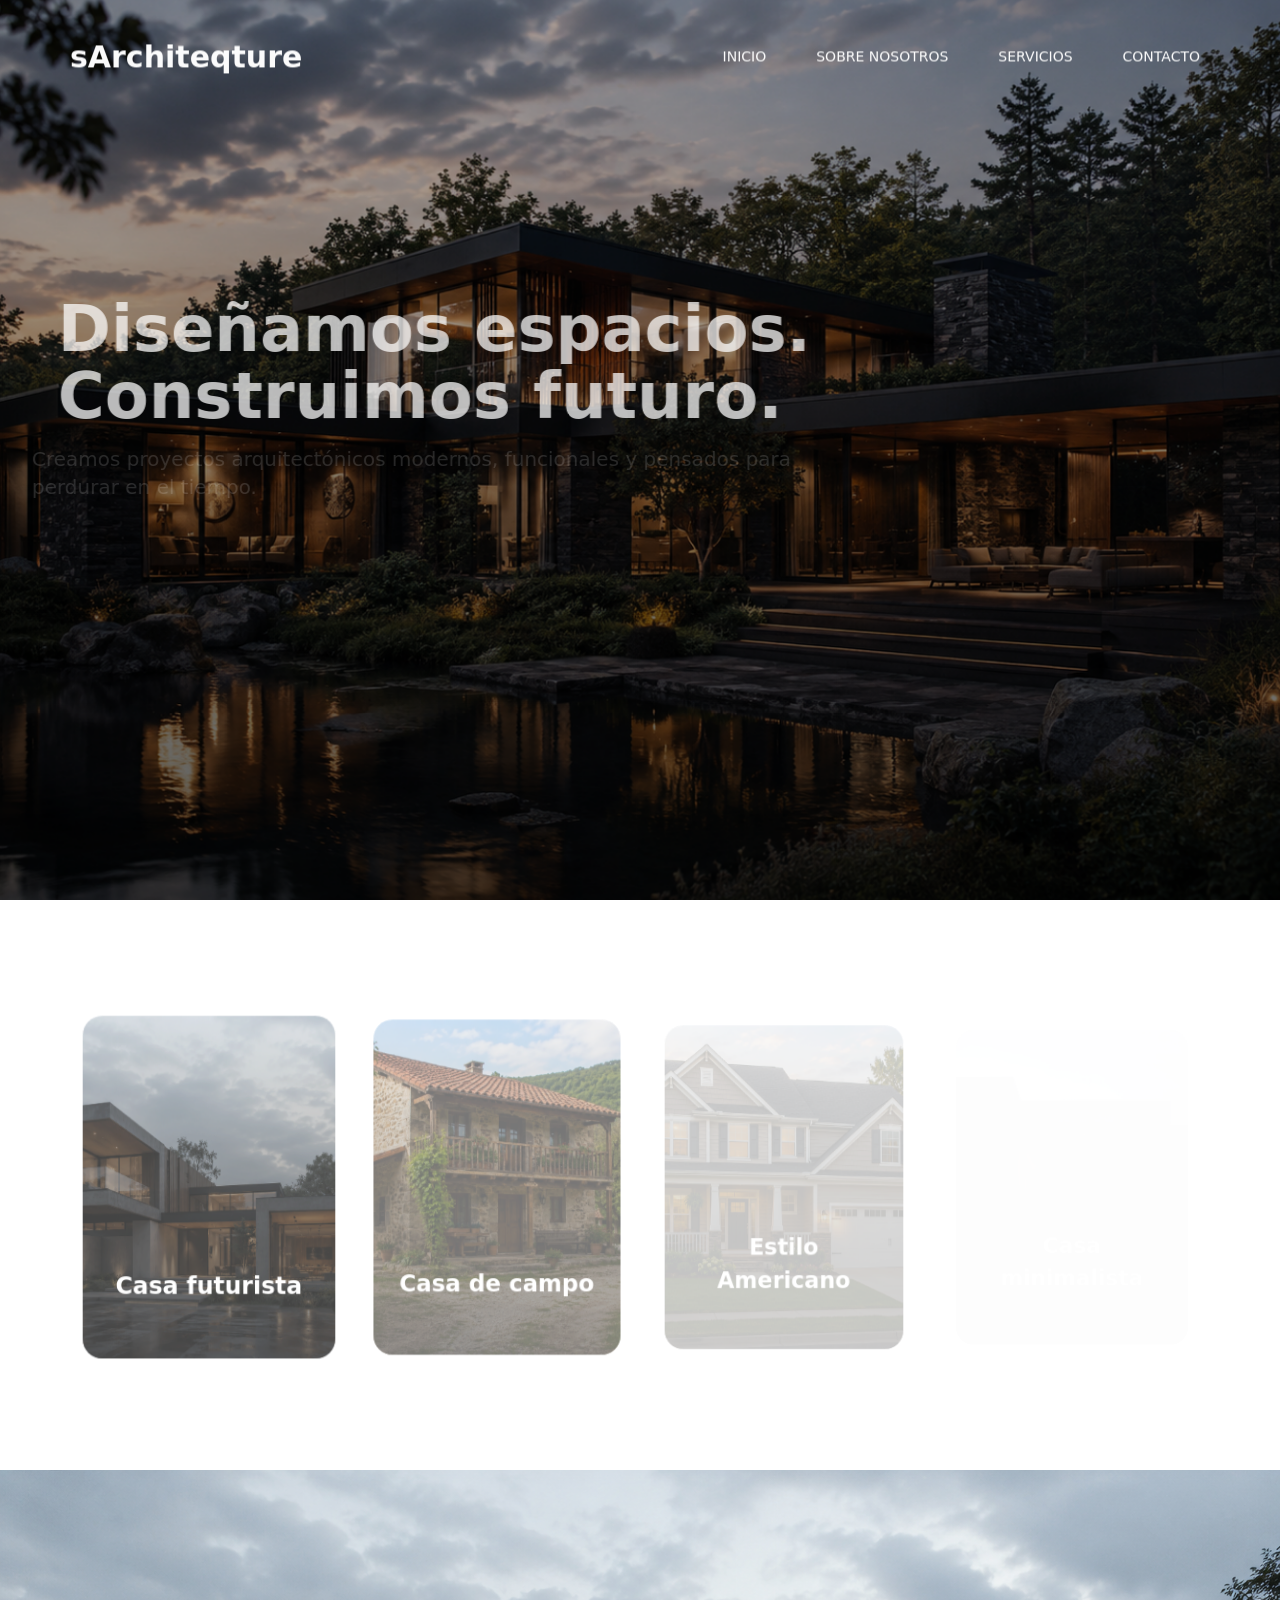
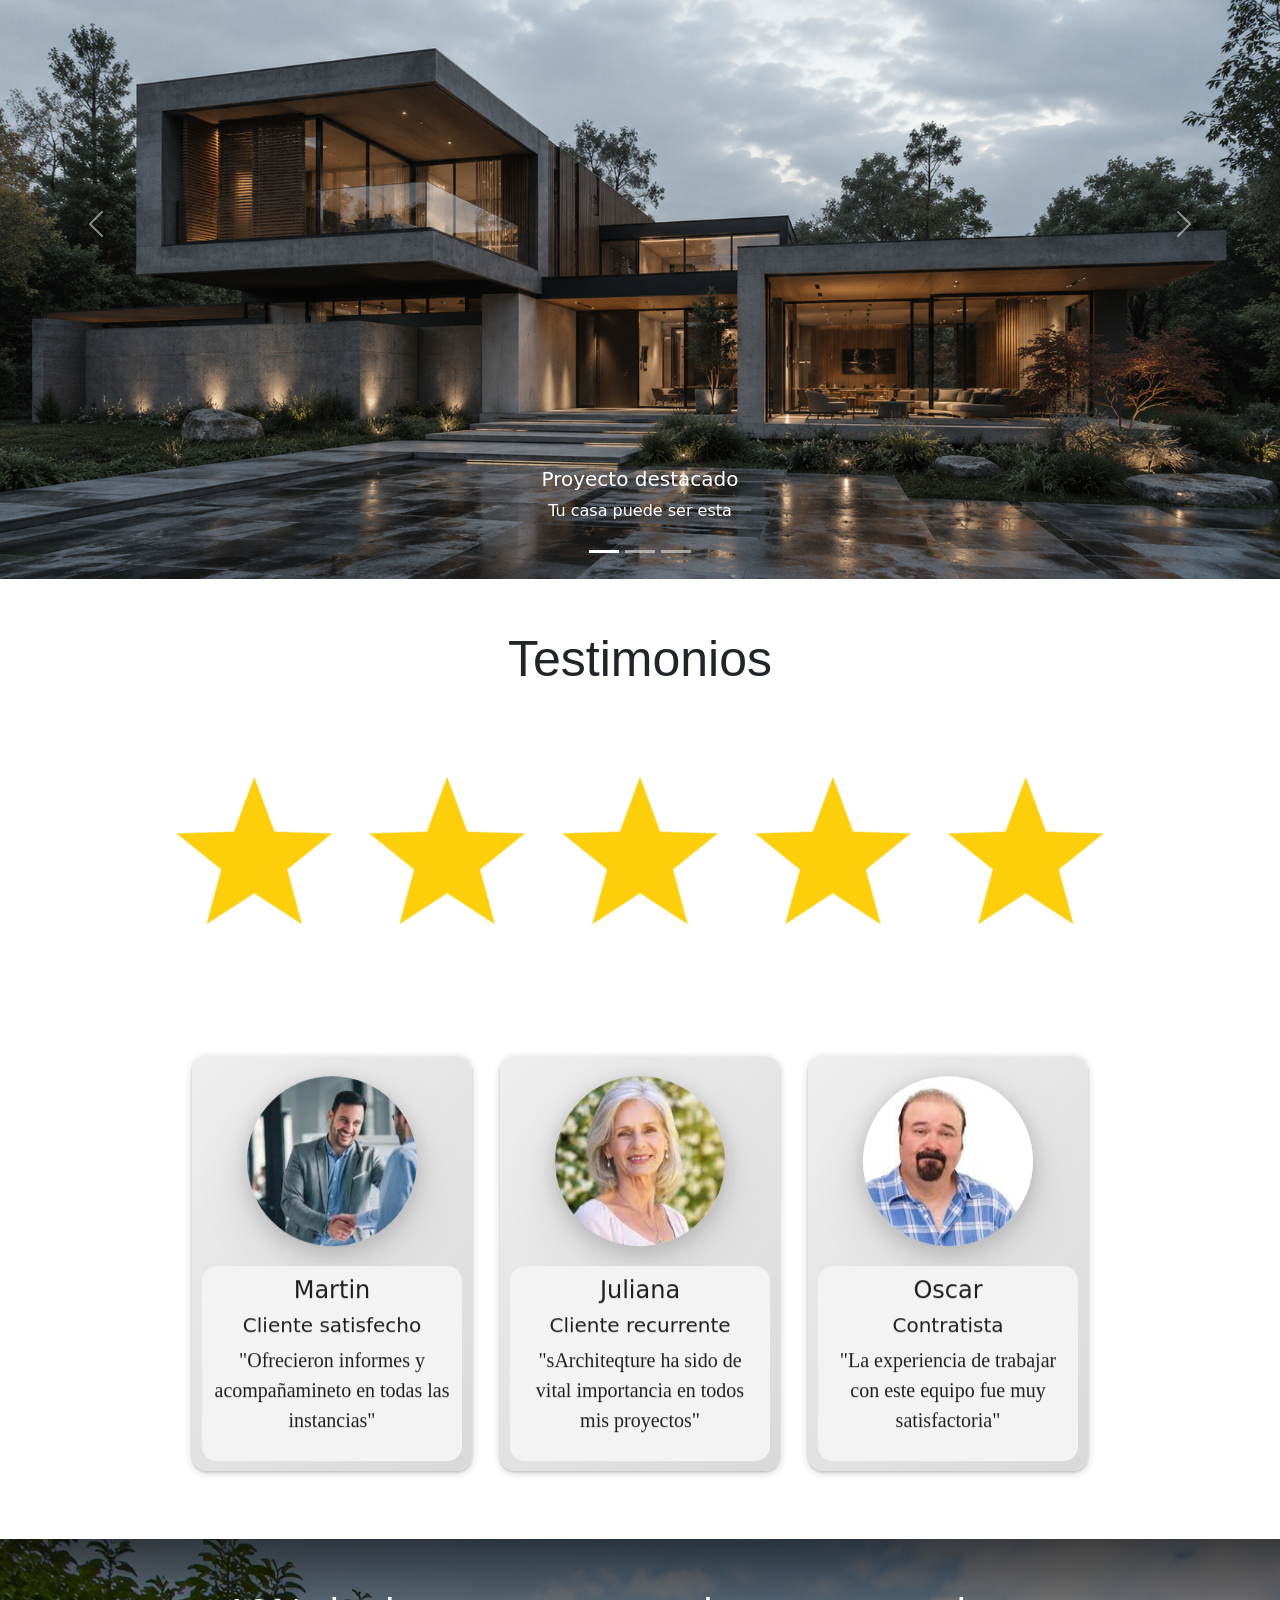
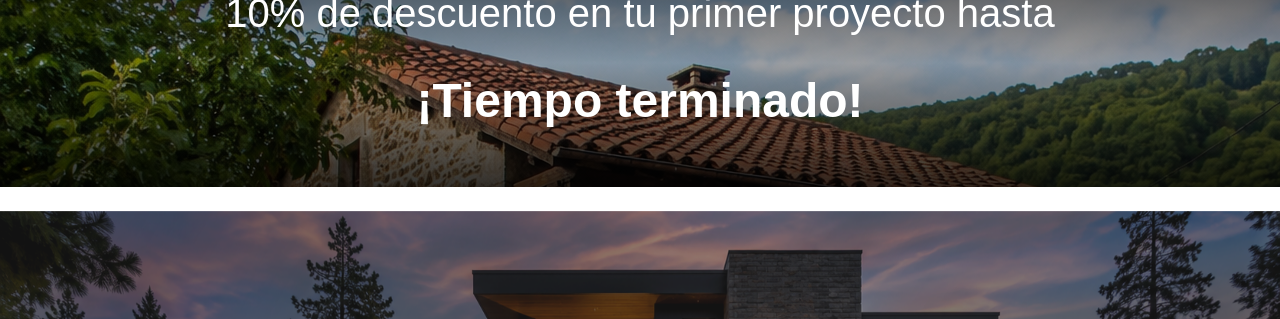
<file: index.html>
<!DOCTYPE html>
<html lang="es">

<head>
    <meta charset="UTF-8">
    <meta name="viewport" content="width=device-width, initial-scale=1.0">
    <title>sArchiteqture</title>
    <meta http-equiv="refresh" content="0; url=frontEnd/index.html">
    <link rel="canonical" href="frontEnd/index.html">
</head>

<body>
    <p><a href="frontEnd/index.html">Entrar al sitio</a></p>
</body>

</html>
</file>
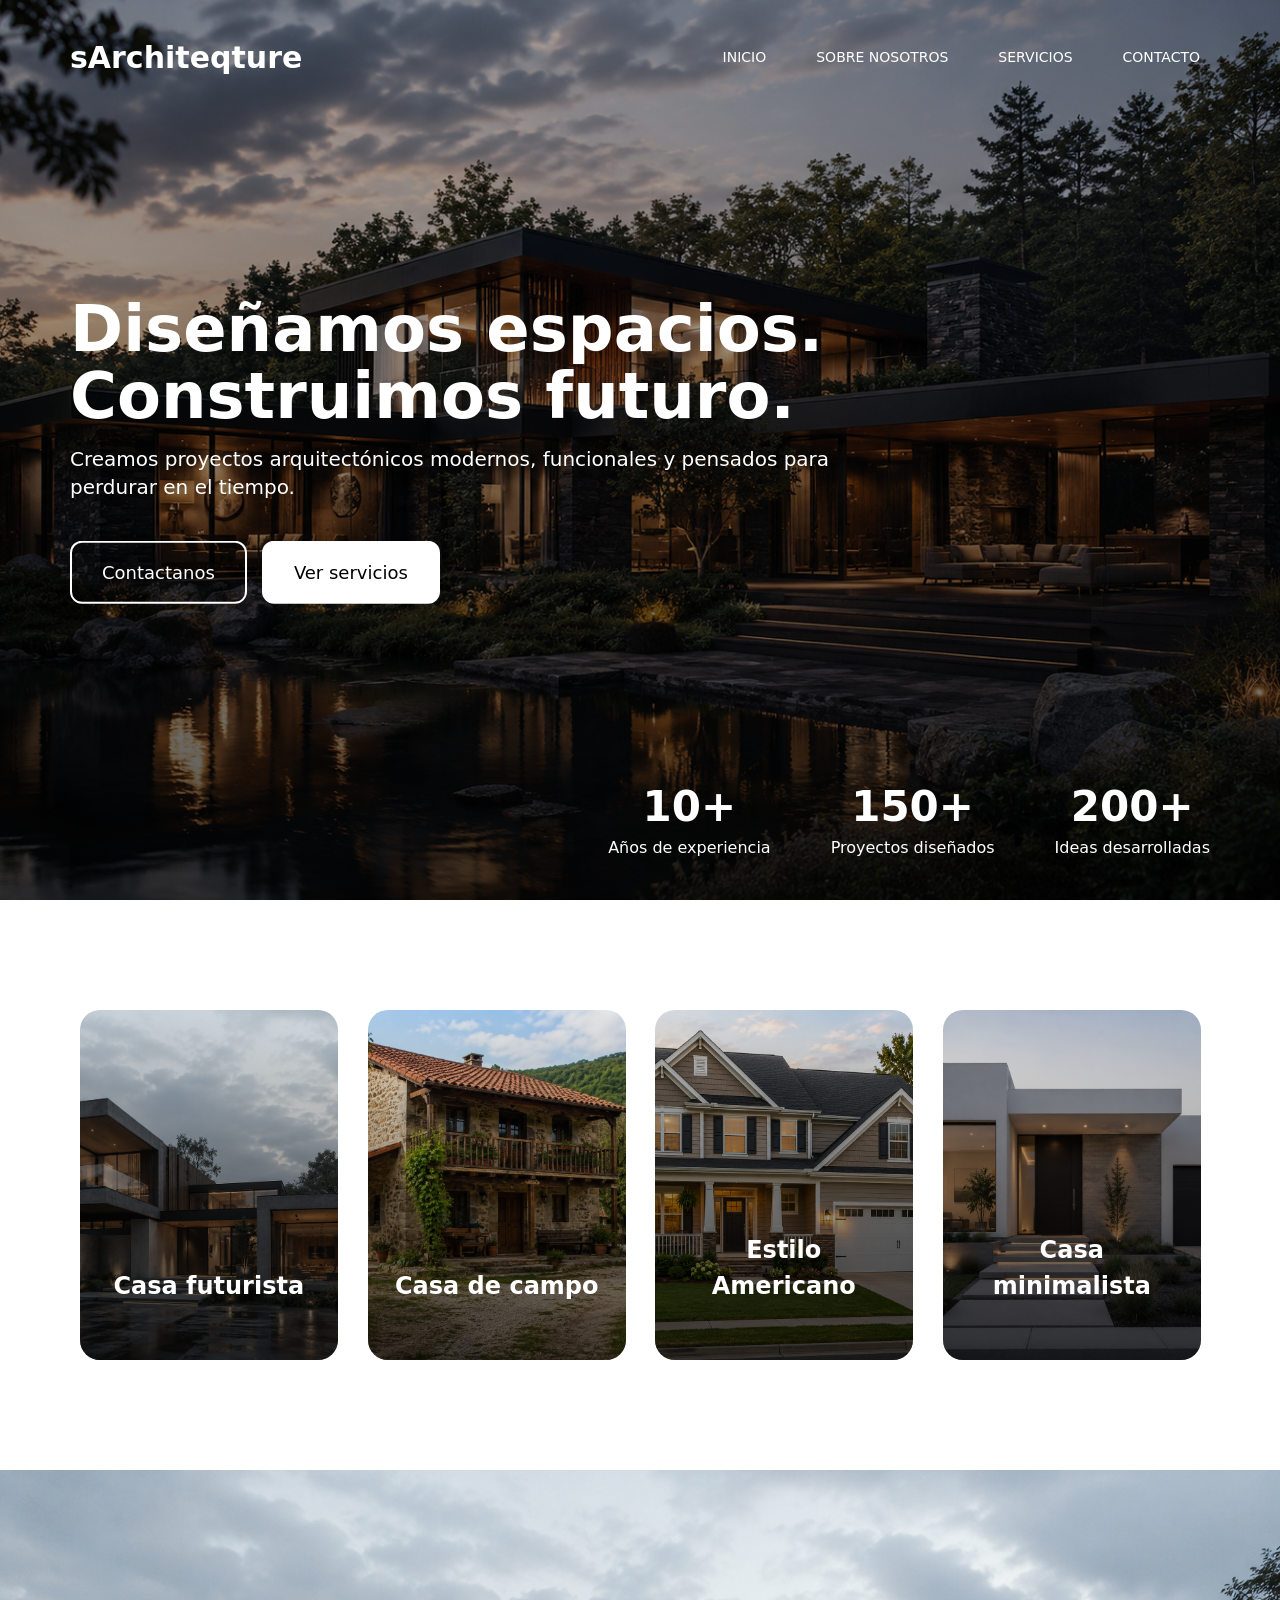
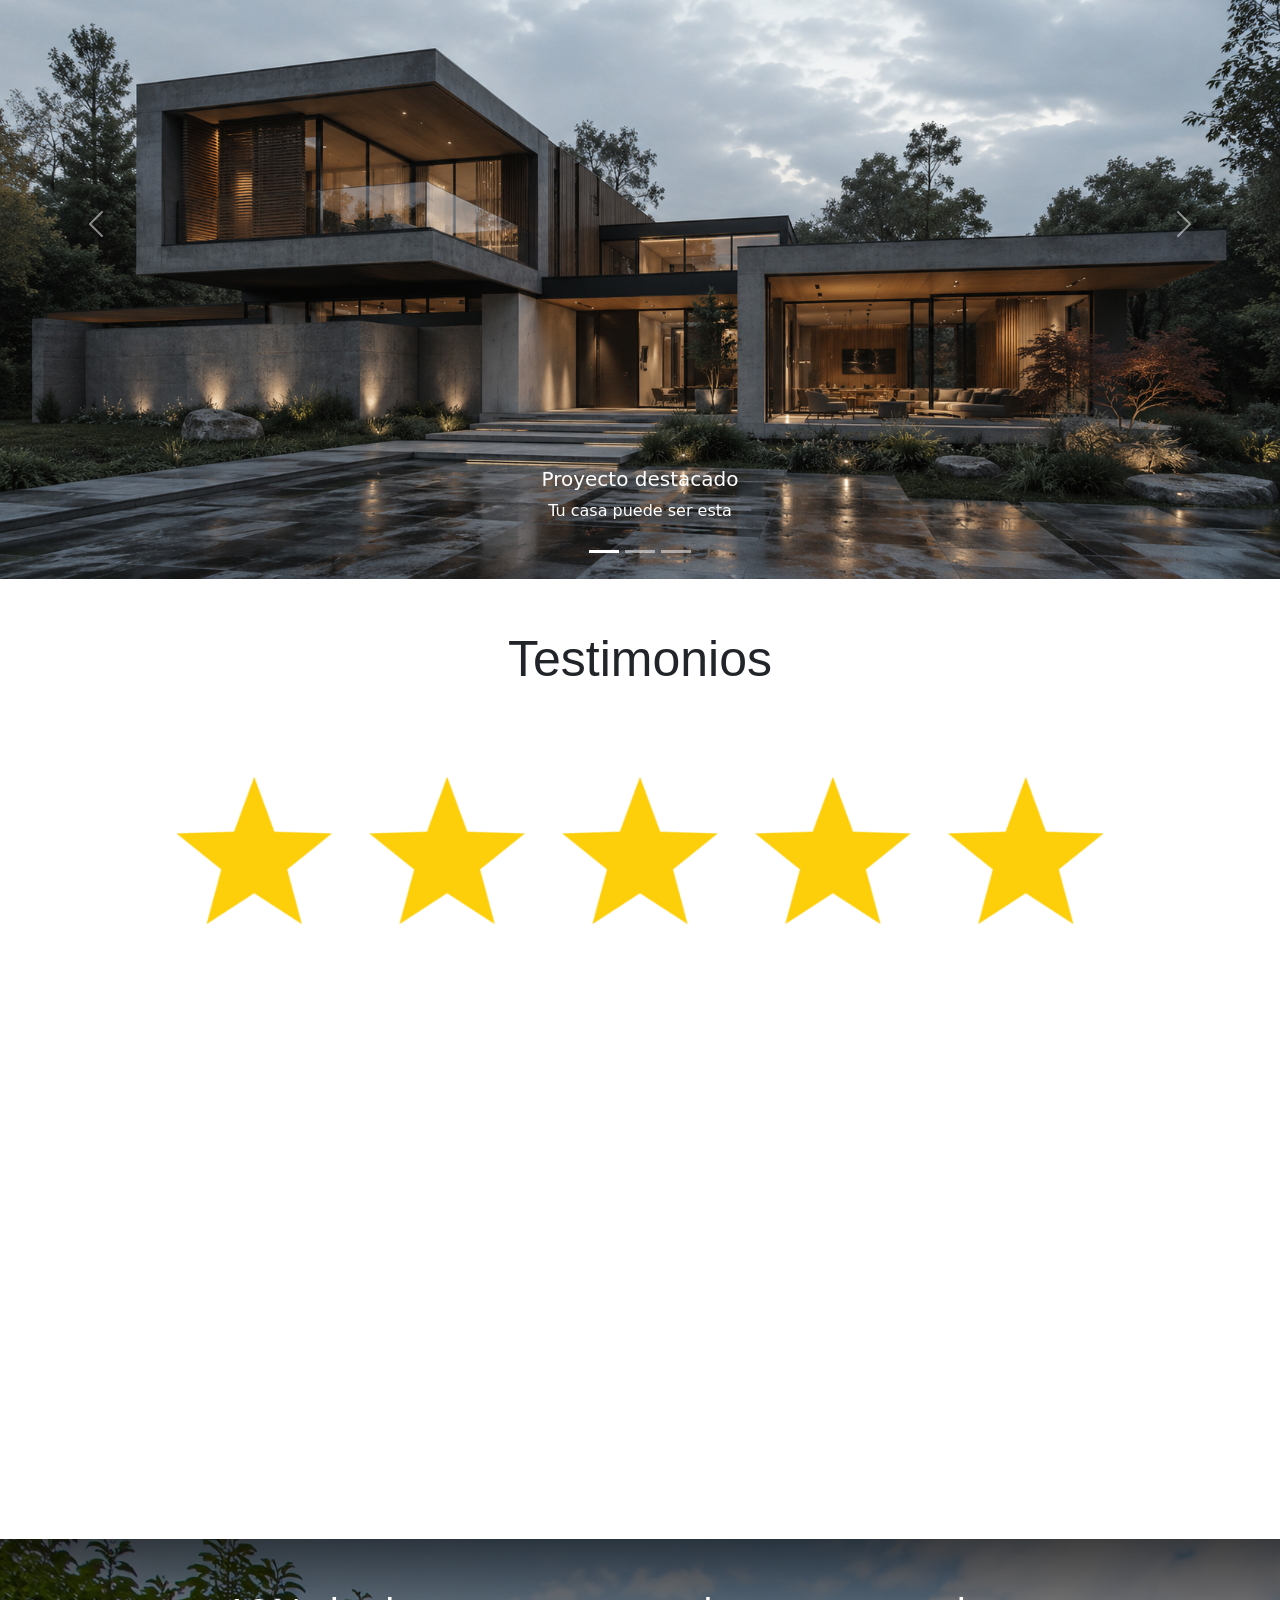
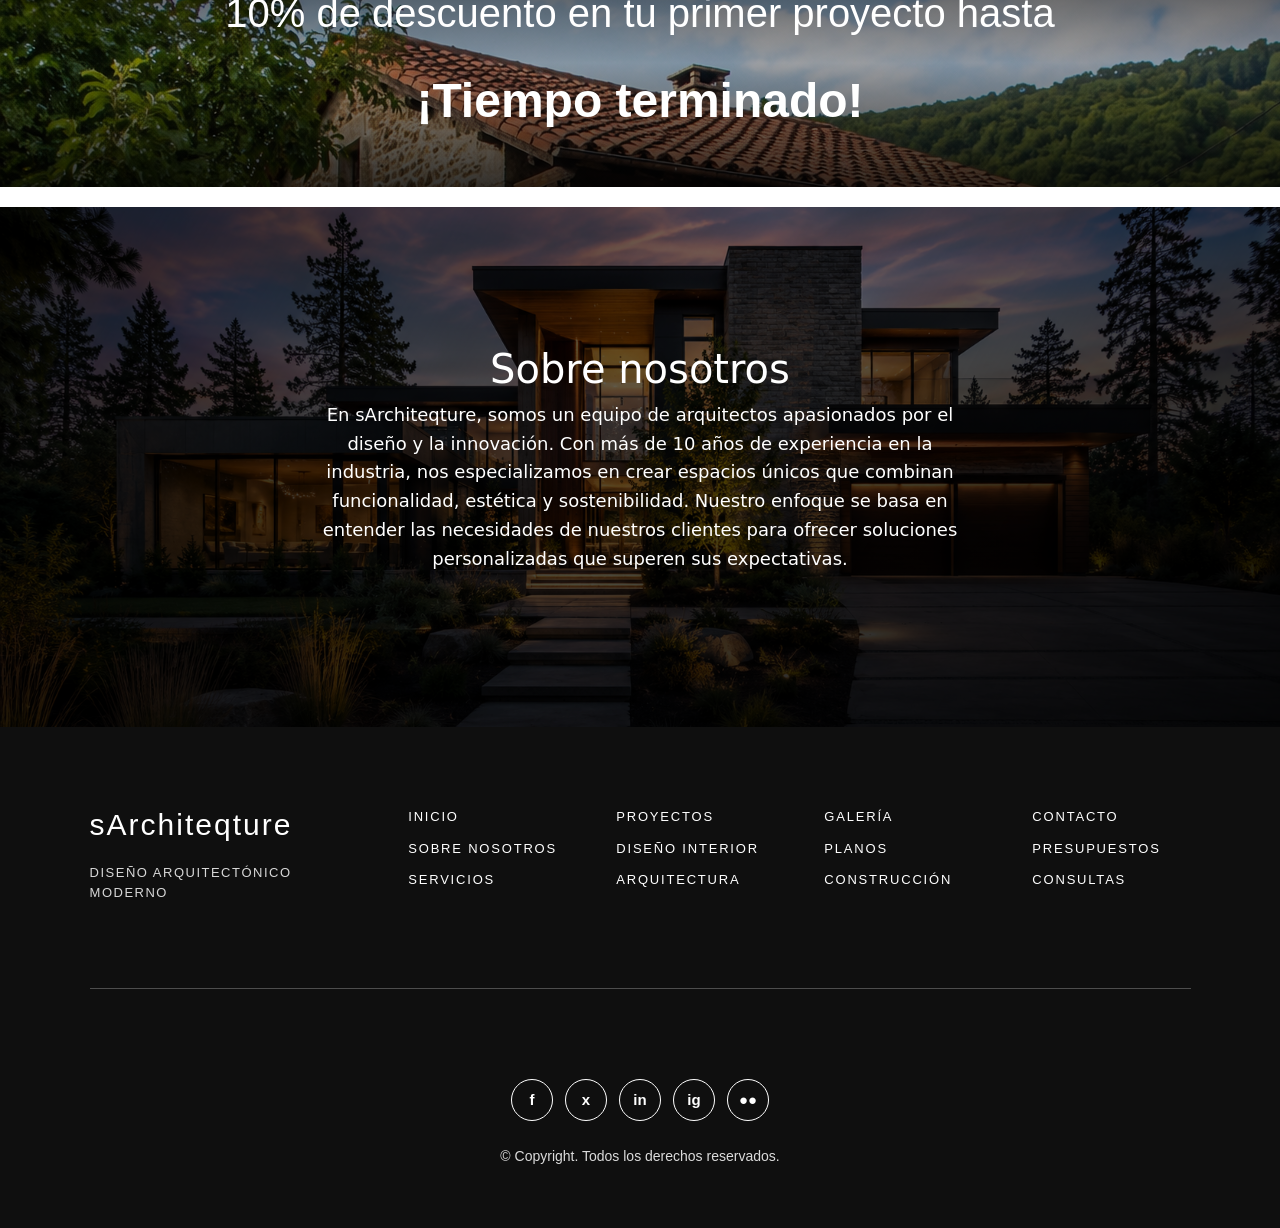
<file: frontEnd/index.html>
<!DOCTYPE html>
<html lang="es">

<head>
    <meta charset="UTF-8">
    <meta name="viewport" content="width=device-width, initial-scale=1.0">
    <title>sArchiteqture</title>
    <link rel="stylesheet" href="style.css">
    <link href="https://cdn.jsdelivr.net/npm/bootstrap@5.3.8/dist/css/bootstrap.min.css" rel="stylesheet"
        integrity="sha384-sRIl4kxILFvY47J16cr9ZwB07vP4J8+LH7qKQnuqkuIAvNWLzeN8tE5YBujZqJLB" crossorigin="anonymous">

</head>

<body>

    <header>
        <div class="logo">
            <a href="index.html">sArchiteqture</a>
        </div>

        <div class="hamburger">
            <span></span>
            <span></span>
            <span></span>
        </div>

        <nav class="botones">
            <a href="index.html">Inicio</a>
            <a href="#sobre-nosotros">Sobre Nosotros</a>
            <a href="servicios.html">Servicios</a>
            <a href="contacto.html">Contacto</a>
        </nav>
    </header>
    <section id="hero">

        <div class="hero-content">
            <h1>Diseñamos espacios.<br>Construimos futuro.</h1>

            <p>
                Creamos proyectos arquitectónicos modernos, funcionales y
                pensados para perdurar en el tiempo.
            </p>

            <div class="hero-buttons">
                <a href="contacto.html" class="hero-btn hero-btn-outline">
                    Contactanos
                </a>

                <a href="servicios.html" class="hero-btn hero-btn-solid">
                    Ver servicios
                </a>
            </div>
        </div>

        <div class="hero-bottom">
            <div class="stats">
                <div>
                    <h2>10+</h2>
                    <span>Años de experiencia</span>
                </div>

                <div>
                    <h2>150+</h2>
                    <span>Proyectos diseñados</span>
                </div>

                <div>
                    <h2>200+</h2>
                    <span>Ideas desarrolladas</span>
                </div>
            </div>
        </div>

    </section>
    <section id="proyectos">
        <div class="cardcontainer">
            <div class="carda" id="c1">
                <div class="cardctexto">
                    <p>Casa futurista</p>
                </div>
            </div>
            <div class="carda" id="c2">
                <div class="cardctexto">
                    <p>Casa de campo</p>
                </div>
            </div>
            <div class="carda" id="c3">
                <div class="cardctexto">
                    <p>Estilo Americano</p>
                </div>
            </div>
            <div class="carda" id="c4">
              <div class="cardctexto">
                    <p>Casa minimalista</p>
                </div>
            </div>


        </div>

    </section>
   <div id="carouselExampleCaptions" class="carousel slide">
  <div class="carousel-indicators">
    <button type="button" data-bs-target="#carouselExampleCaptions" data-bs-slide-to="0" class="active" aria-current="true" aria-label="Slide 1"></button>
    <button type="button" data-bs-target="#carouselExampleCaptions" data-bs-slide-to="1" aria-label="Slide 2"></button>
    <button type="button" data-bs-target="#carouselExampleCaptions" data-bs-slide-to="2" aria-label="Slide 3"></button>
  </div>
  <div class="carousel-inner">
    <div class="carousel-item active">
      <img src="images/casa1.png" class="d-block w-100" alt="...">
      <div class="carousel-caption d-none d-md-block">
        <h5>Proyecto destacado</h5>
        <p>Tu casa puede ser esta</p>
      </div>
    </div>
    <div  class="carousel-item">
      <img src="images/casa2.png" class="d-block w-100" alt="...">
      <div class="carousel-caption d-none d-md-block" style="color: black;">
        <h5>Poseemos los mejores diseños</h5>
        <p>Garantizamos casas a medida</p>
      </div>
    </div>
    <div class="carousel-item">
      <img src="images/casa3.png" class="d-block w-100" alt="...">
      <div  class="carousel-caption d-none d-md-block">
        <h5>Nos ajustamos a tu presupuesto</h5>
        <p>No Limitará la casa de tus sueños</p>
      </div>
    </div>
  </div>
  <button class="carousel-control-prev" type="button" data-bs-target="#carouselExampleCaptions" data-bs-slide="prev">
    <span class="carousel-control-prev-icon" aria-hidden="true"></span>
    <span class="visually-hidden">Previous</span>
  </button>
  <button class="carousel-control-next" type="button" data-bs-target="#carouselExampleCaptions" data-bs-slide="next">
    <span class="carousel-control-next-icon" aria-hidden="true"></span>
    <span class="visually-hidden">Next</span>
  </button>
</div>

    <section id="testimonios">
    <h1>Testimonios</h1>
    <div id="fstar"><img src="images/reseñas.webp" alt="5 estrellas"></div>
        <div class="cardcontainer">
            <div class=" cardtestim">
                <img src="images/martin.jpg" alt="martin, cliente satisfecho">
                <div class="recuadrotxt">
                <h4>Martin</h4>
                <h5>Cliente satisfecho</h5>
                <p>"Ofrecieron informes y acompañamineto en todas las instancias"</p>
            </div>
            </div> 
           <div class=" cardtestim">
                <img src="images/juliana.jpg" alt="juliana, cliente recurrente">
                <div class="recuadrotxt">
                <h4>Juliana</h4>
                <h5>Cliente recurrente</h5>
                <p>"sArchiteqture ha sido de vital importancia en todos mis proyectos"</p>
                </div>
            </div> 
            <div class=" cardtestim">
                <img src="images/oscar.jpg" alt="oscar, contratista">
                <div class="recuadrotxt">
                <h4>Oscar</h4>
                <h5>Contratista</h5>
                <p>"La experiencia de trabajar con este equipo fue muy satisfactoria"</p>
                </div>
            </div> 
           
        </div>
    </section>

    <section class="cuentaregr">
        <div class="cuentaregr-contenedor">
            <h1>10% de descuento en tu primer proyecto hasta</h1>
            <div id="contador">00:00:00</div>
        </div>
    </section>



    <section id="sobre-nosotros">
        <div class="sobrenosotros-contenedor">
            <div class="sobrenosotros-texto">
                <h1>Sobre nosotros</h1>
                <p>En sArchiteqture, somos un equipo de arquitectos apasionados por el diseño y la innovación. Con más
                    de
                    10 años de experiencia en la industria, nos especializamos en crear espacios únicos que combinan
                    funcionalidad, estética y sostenibilidad. Nuestro enfoque se basa en entender las necesidades de
                    nuestros clientes para ofrecer soluciones personalizadas que superen sus expectativas.</p>
            </div>
        </div>
 
    </section>
    <footer class="footer">
        <div class="footer-contenedor">

            <div class="footer-col marca">
                <h2>sArchiteqture</h2>
                <p>Diseño arquitectónico moderno</p>
            </div>

            <div class="footer-col">
                <a href="index.html">Inicio</a>
                <a href="#sobre-nosotros">Sobre nosotros</a>
                <a href="servicios.html">Servicios</a>
            </div>

            <div class="footer-col">
                <a href="#">Proyectos</a>
                <a href="#">Diseño interior</a>
                <a href="#">Arquitectura</a>
            </div>

            <div class="footer-col">
                <a href="#">Galería</a>
                <a href="#">Planos</a>
                <a href="#">Construcción</a>
            </div>

            <div class="footer-col">
                <a href="contacto.html">Contacto</a>
                <a href="#">Presupuestos</a>
                <a href="#">Consultas</a>
            </div>

        </div>

        <div class="footer-linea"></div>

        <div class="footer-redes">
            <a href="https://www.facebook.com" target="_blank">f</a>
            <a href="https://twitter.com" target="_blank">x</a>
            <a href="https://www.linkedin.com" target="_blank">in</a>
            <a href="https://www.instagram.com" target="_blank">ig</a>
            <a href="https://www.pinterest.com" target="_blank">●●</a>
        </div>

        <p class="footer-copy">© Copyright. Todos los derechos reservados.</p>
    </footer>

    <script src="../backEnd/script.js"></script>
<script src="https://cdn.jsdelivr.net/npm/bootstrap@5.3.8/dist/js/bootstrap.bundle.min.js"
    integrity="sha384-FKyoEForCGlyvwx9Hj09JcYn3nv7wiPVlz7YYwJrWVcXK/BmnVDxM+D2scQbITxI"
    crossorigin="anonymous"></script>
</body>

</html>
</file>
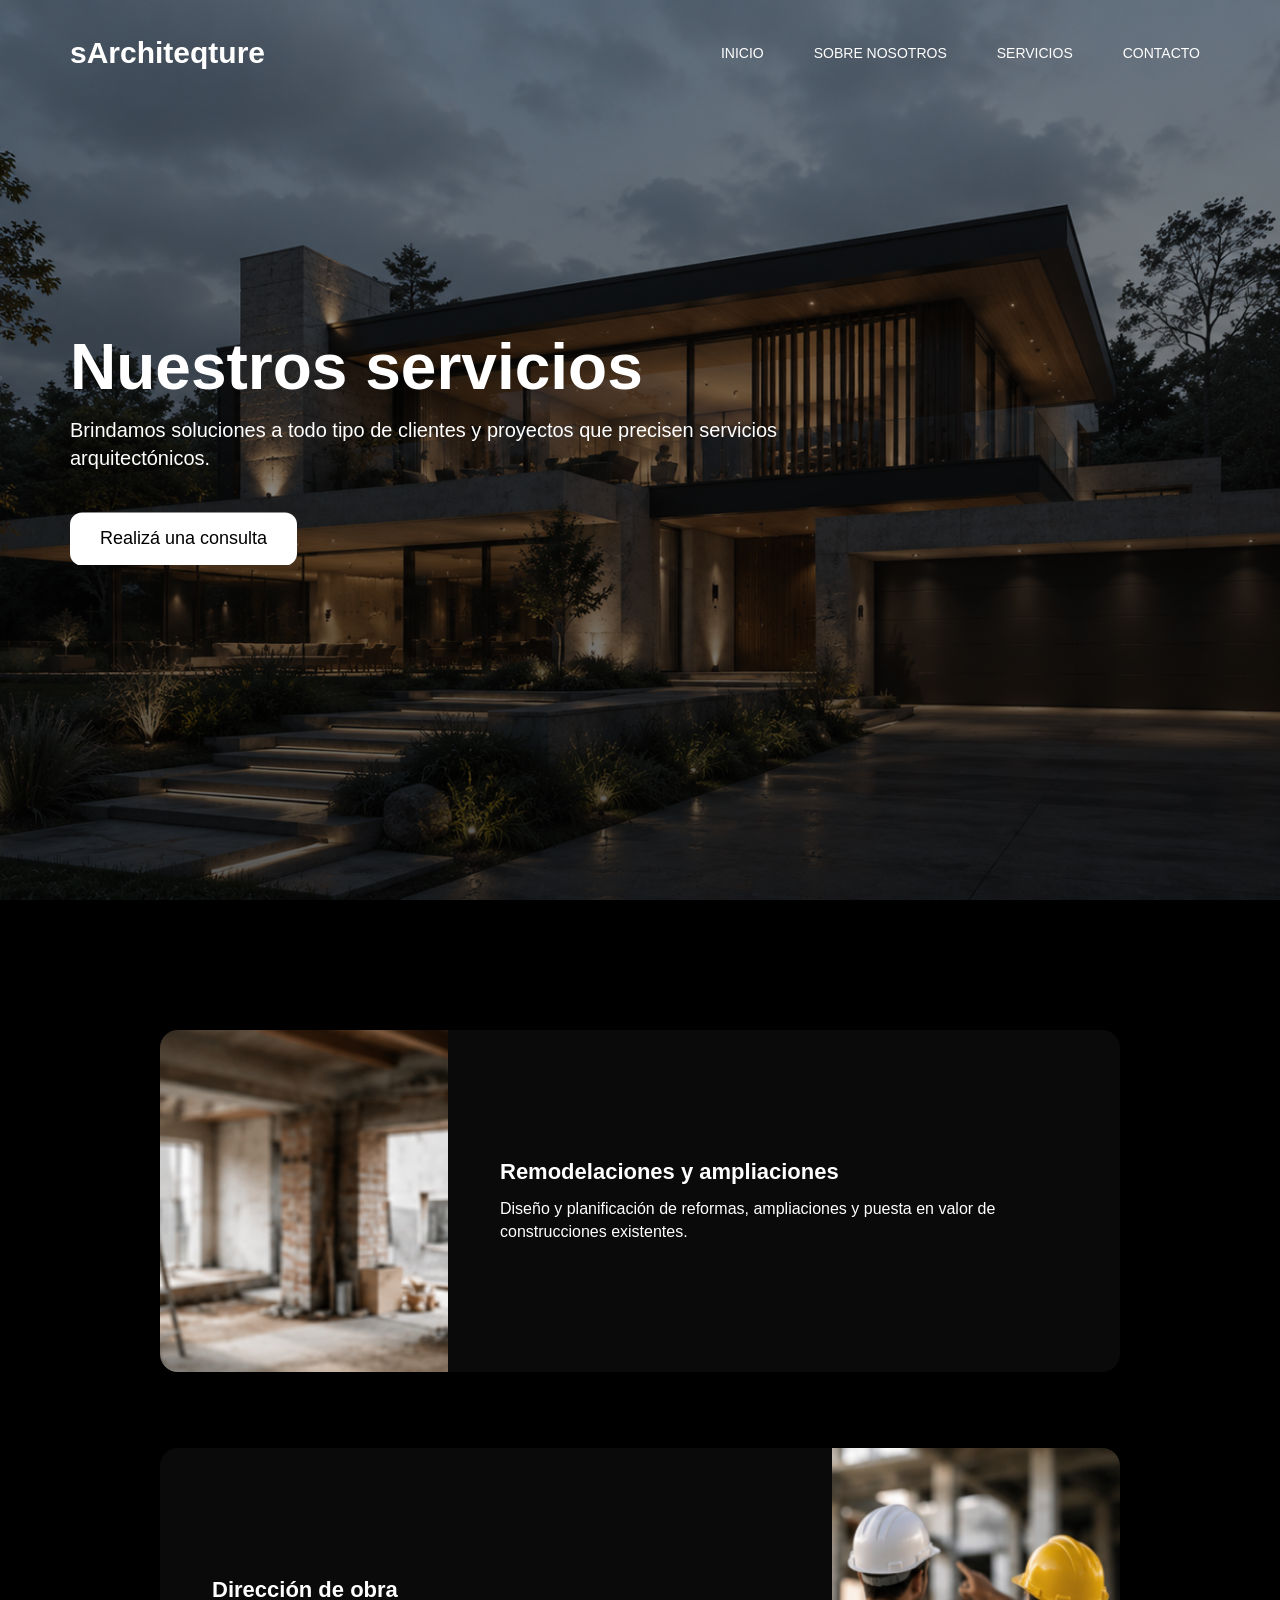
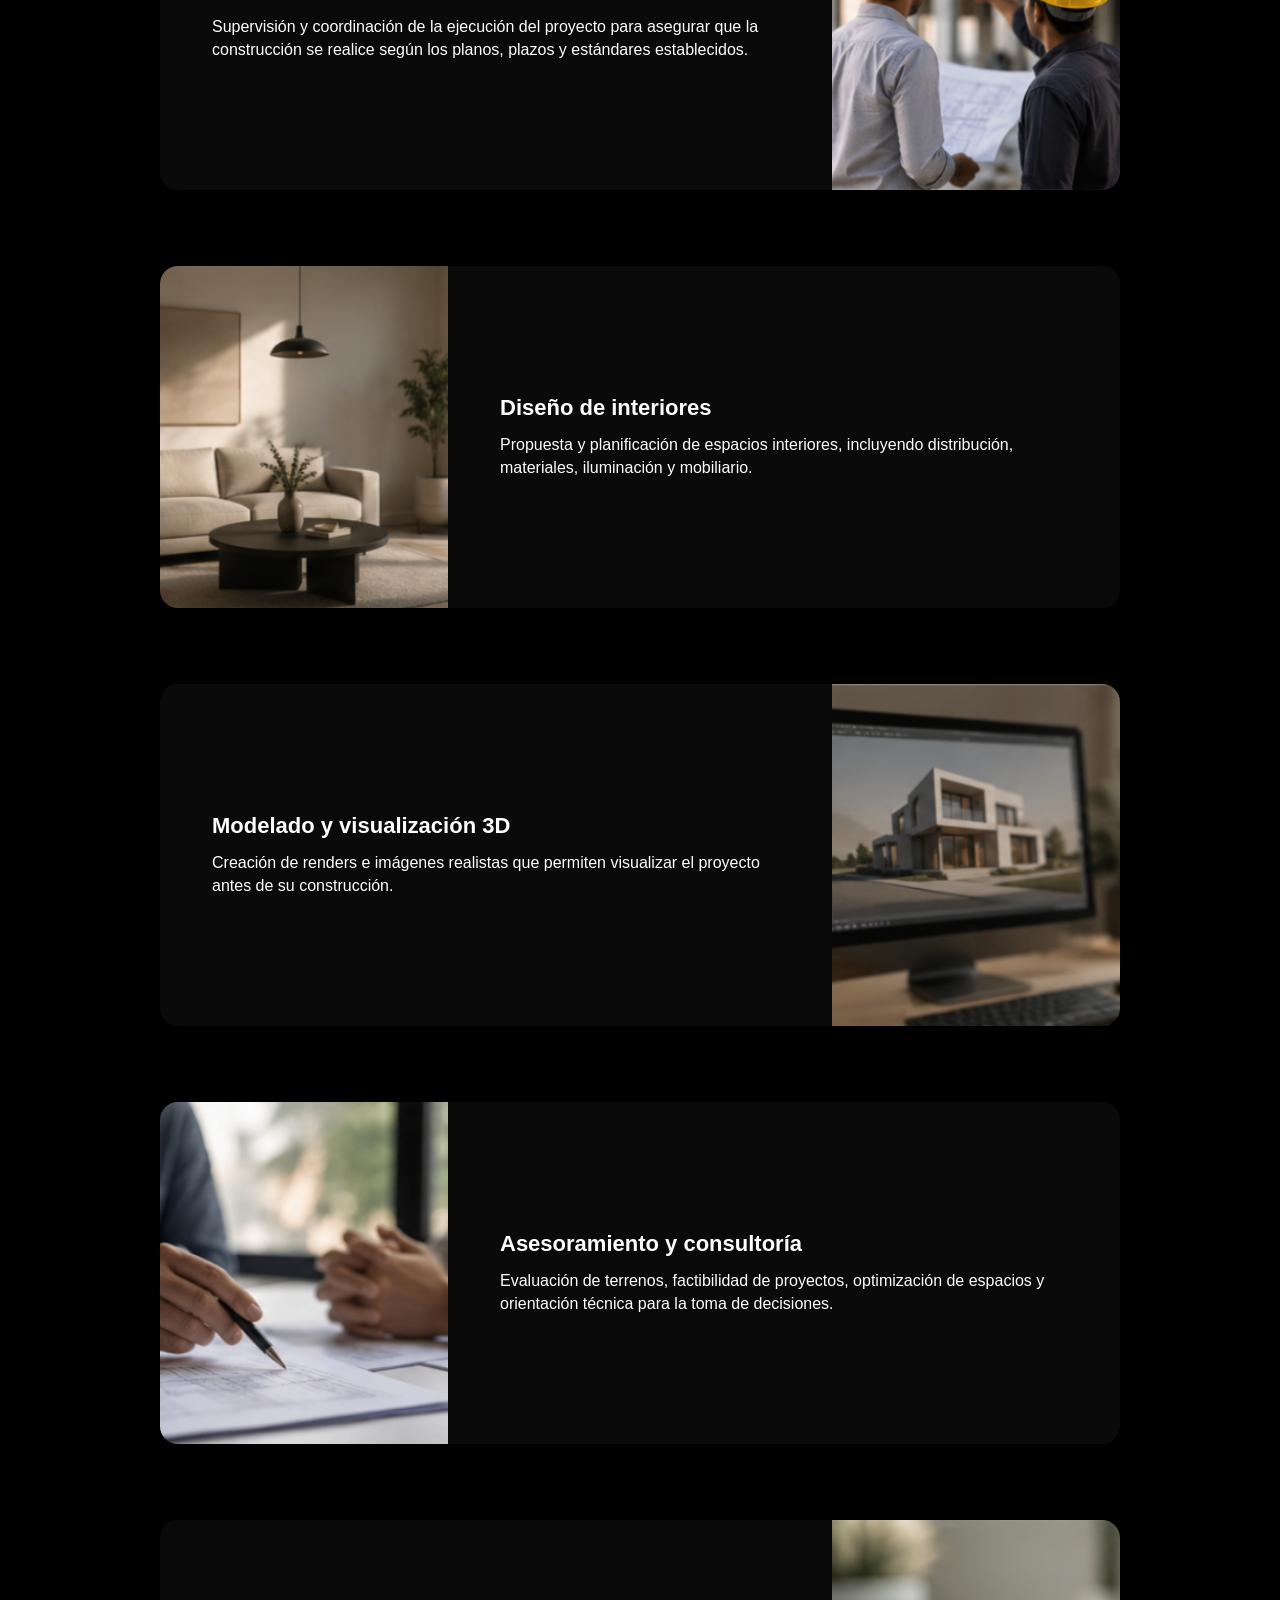
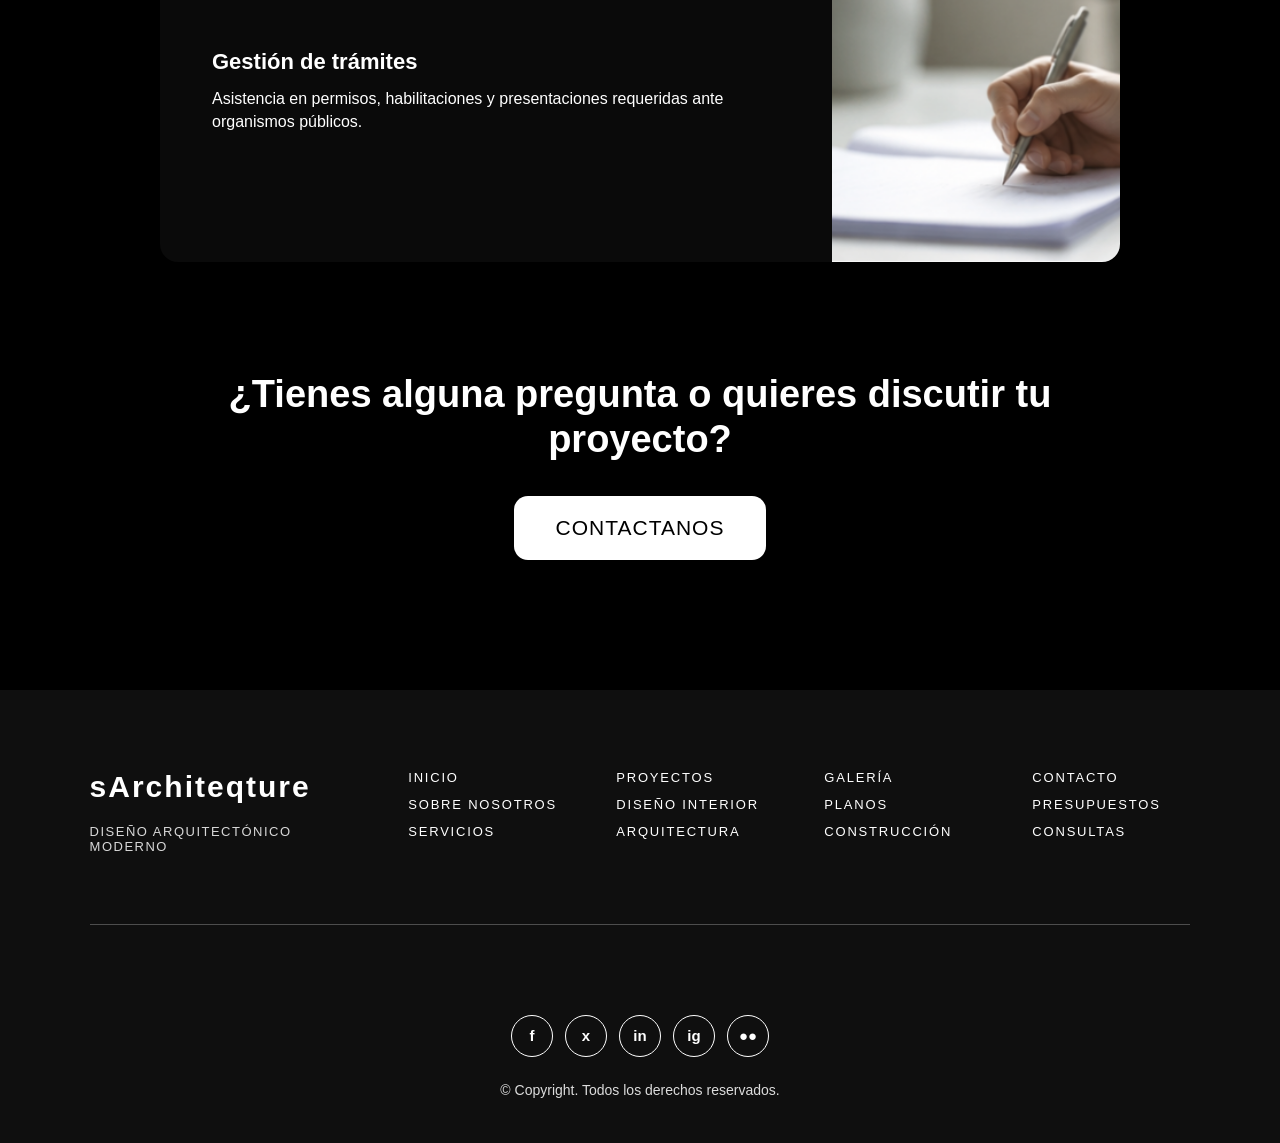
<file: servicios.html>
<!DOCTYPE html>
<html lang="es">

<head>
    <meta charset="UTF-8">
    <meta name="viewport" content="width=device-width, initial-scale=1.0">
    <title>sArchiteqture</title>
    <link rel="stylesheet" href="style-servicios.css">
</head>

<body>

    <header>
        <div class="logo">
            <a href="index.html">sArchiteqture</a>
        </div>

        <nav class="botones">
            <a href="index.html">Inicio</a>
            <a href="about.html">Sobre Nosotros</a>
            <a href="services.html">Servicios</a>
            <a href="frontEnd/contacto.html">Contacto</a>
        </nav>
    </header>

    <section id="hero">
        <div class="hero-content">
            <h1>Nuestros servicios</h1>
            <p>Brindamos soluciones a todo tipo de clientes y proyectos que precisen servicios arquitectónicos.</p>

            <div class="hero-buttons">
                <a href="frontEnd/contacto.html" class="btn">Realizá una consulta</a>
            </div>
        </div>
    </section>

    <section id="servicios">
        <div class="servicios-grid">
            <article class="servicio-card">
                <div class="servicio-imagen">
                    <img src="servicios-imagenes/remodelaciones.png" alt="Remodelaciones y ampliaciones">
                </div>
                <div class="servicio-contenido">
                    <h2>Remodelaciones y ampliaciones</h2>
                    <p>Diseño y planificación de reformas, ampliaciones y puesta en valor de construcciones existentes.</p>
                </div>
            </article>

            <article class="servicio-card">
                <div class="servicio-imagen">
                    <img src="servicios-imagenes/obra.png" alt="Dirección de obra">
                </div>
                <div class="servicio-contenido">
                    <h2>Dirección de obra</h2>
                    <p>Supervisión y coordinación de la ejecución del proyecto para asegurar que la construcción se realice según los planos, plazos y estándares establecidos.</p>
                </div>
            </article>

            <article class="servicio-card">
                <div class="servicio-imagen">
                    <img src="servicios-imagenes/interiores.png" alt="Diseño de interiores">
                </div>
                <div class="servicio-contenido">
                    <h2>Diseño de interiores</h2>
                    <p>Propuesta y planificación de espacios interiores, incluyendo distribución, materiales, iluminación y mobiliario.</p>
                </div>
            </article>

            <article class="servicio-card">
                <div class="servicio-imagen">
                    <img src="servicios-imagenes/modelo.png" alt="Modelado y visualización 3D">
                </div>
                <div class="servicio-contenido">
                    <h2>Modelado y visualización 3D</h2>
                    <p>Creación de renders e imágenes realistas que permiten visualizar el proyecto antes de su construcción.</p>
                </div>
            </article>

            <article class="servicio-card">
                <div class="servicio-imagen">
                    <img src="servicios-imagenes/asesoramiento.png" alt="Asesoramiento y consultoría">
                </div>
                <div class="servicio-contenido">
                    <h2>Asesoramiento y consultoría</h2>
                    <p>Evaluación de terrenos, factibilidad de proyectos, optimización de espacios y orientación técnica para la toma de decisiones.</p>
                </div>
            </article>

            <article class="servicio-card">
                <div class="servicio-imagen">
                    <img src="servicios-imagenes/tramites.png" alt="Gestión de trámites">
                </div>
                <div class="servicio-contenido">
                    <h2>Gestión de trámites</h2>
                    <p>Asistencia en permisos, habilitaciones y presentaciones requeridas ante organismos públicos.</p>
                </div>
            </article>
        </div>

        <div class="servicios-cta">
            <h2>¿Tienes alguna pregunta o quieres discutir tu proyecto?</h2>
            <a href="frontEnd/contacto.html" class="servicios-btn">Contactanos</a>
        </div>
    </section>

    <footer class="footer">
        <div class="footer-contenedor">

            <div class="footer-col marca">
                <h2>sArchiteqture</h2>
                <p>Diseño arquitectónico moderno</p>
            </div>

            <div class="footer-col">
                <a href="index.html">Inicio</a>
                <a href="about.html">Sobre nosotros</a>
                <a href="services.html">Servicios</a>
            </div>

            <div class="footer-col">
                <a href="#">Proyectos</a>
                <a href="#">Diseño interior</a>
                <a href="#">Arquitectura</a>
            </div>

            <div class="footer-col">
                <a href="#">Galería</a>
                <a href="#">Planos</a>
                <a href="#">Construcción</a>
            </div>

            <div class="footer-col">
                <a href="contacto.html">Contacto</a>
                <a href="#">Presupuestos</a>
                <a href="#">Consultas</a>
            </div>

        </div>

        <div class="footer-linea"></div>

        <div class="footer-redes">
            <a href="#">f</a>
            <a href="#">x</a>
            <a href="#">in</a>
            <a href="#">ig</a>
            <a href="#">●●</a>
        </div>

        <p class="footer-copy">© Copyright. Todos los derechos reservados.</p>
    </footer>

    <script src="backEnd/script.js"></script>

</body>

</html>
</file>
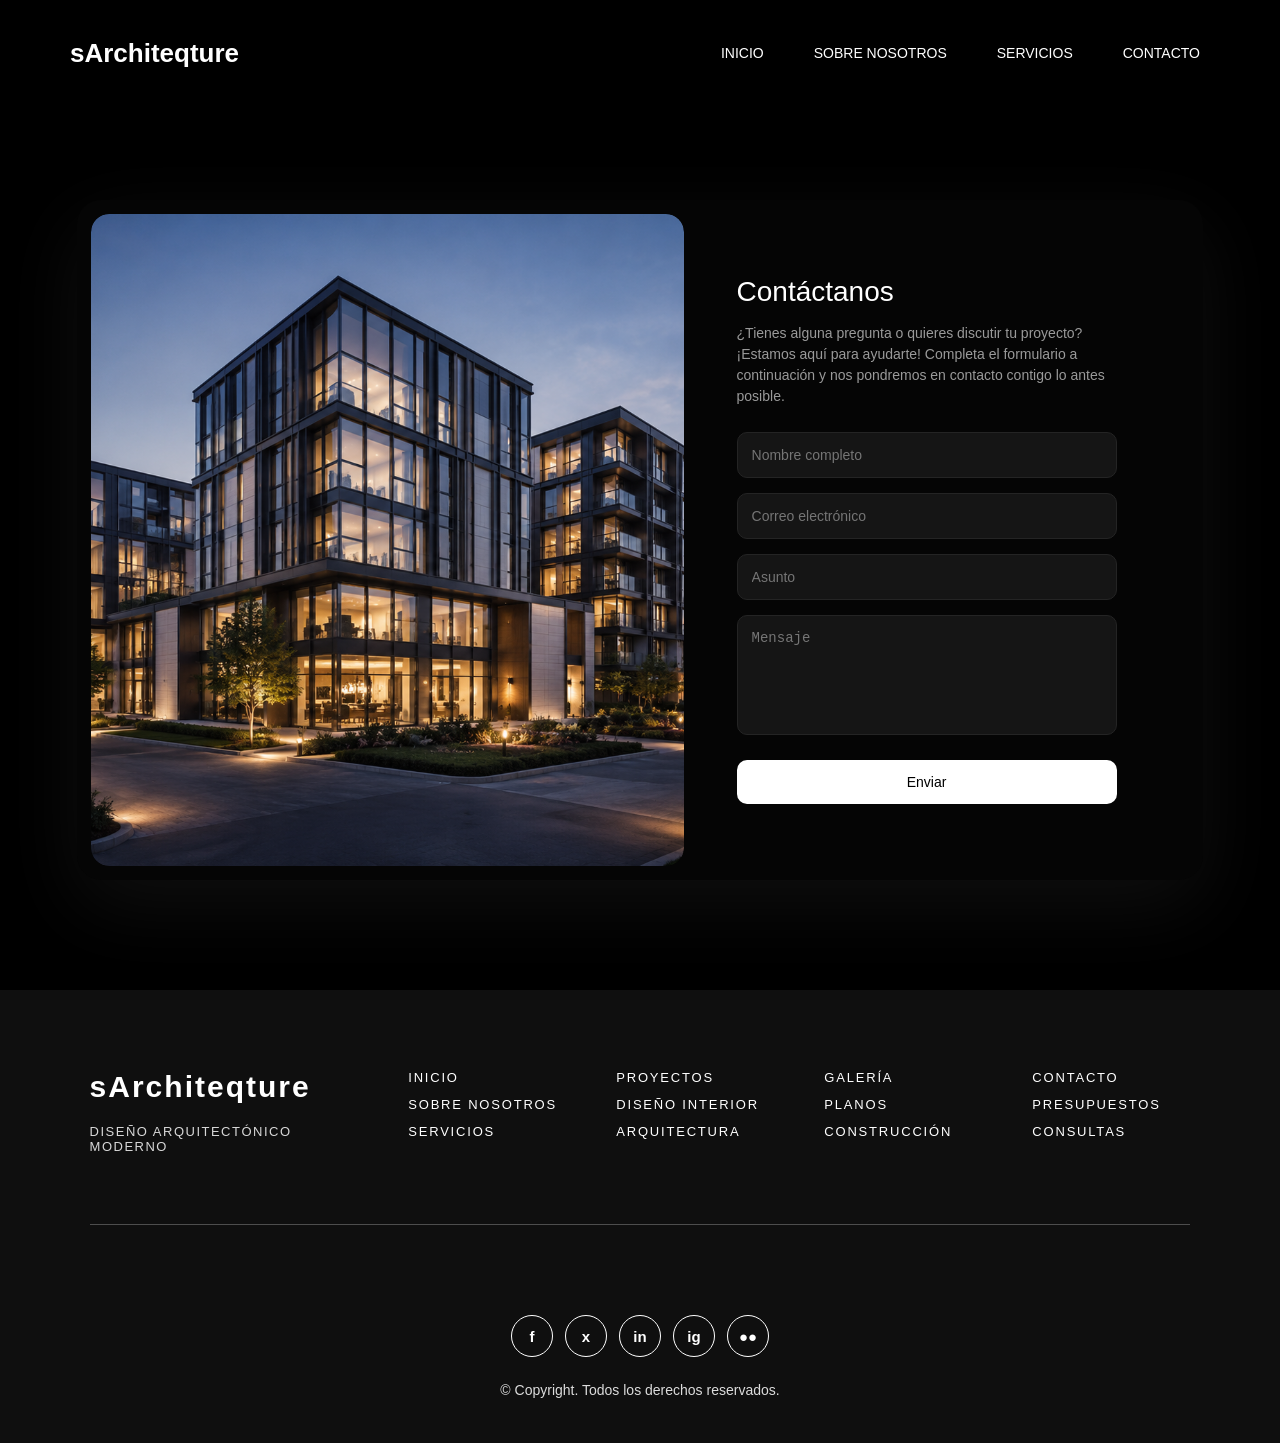
<file: frontEnd/contacto.html>
<!DOCTYPE html>
<html lang="es">

<head>
    <meta charset="UTF-8">
    <meta name="viewport" content="width=device-width, initial-scale=1.0">
    <title>sArchiteqture</title>
    <link rel="stylesheet" href="contacto.css">
</head>

<body>

    <header>
        <div class="logo">
            <a href="index.html">sArchiteqture</a>
        </div>

        <div class="hamburger">
            <span></span>
            <span></span>
            <span></span>
        </div>

        <nav class="botones">
            <a href="index.html">Inicio</a>
            <a href="index.html#sobre-nosotros">Sobre Nosotros</a>
            <a href="servicios.html">Servicios</a>
            <a href="contacto.html">Contacto</a>
        </nav>
    </header>

    <main>
        <div class="contacto">
            <div>
                <img src="images/contac-background.png" class="image">
            </div>

            <div class="form">
                <div class="formulario-texto">
                    <h1>Contáctanos</h1>
                    <p>¿Tienes alguna pregunta o quieres discutir tu proyecto? ¡Estamos aquí para ayudarte! Completa el
                        formulario a continuación y nos pondremos en contacto contigo lo antes posible.</p>
                </div>

                <div class="formulario">
                    <form action="../backEnd/submit_form.php" method="POST">
                        <input type="text" name="name" placeholder="Nombre completo" autocomplete="name" required>
                        <input type="email" name="email" placeholder="Correo electrónico" autocomplete="email" required>
                        <input type="text" name="subject" placeholder="Asunto" required>
                        <textarea name="message" placeholder="Mensaje" required></textarea>
                        <button type="submit">Enviar</button>
                    </form>
                </div>
            </div>
        </div>
    </main>

    <footer class="footer">
        <div class="footer-contenedor">

            <div class="footer-col marca">
                <h2>sArchiteqture</h2>
                <p>Diseño arquitectónico moderno</p>
            </div>

            <div class="footer-col">
                <a href="index.html">Inicio</a>
                <a href="index.html#sobre-nosotros">Sobre nosotros</a>
                <a href="servicios.html">Servicios</a>
            </div>

            <div class="footer-col">
                <a href="#">Proyectos</a>
                <a href="#">Diseño interior</a>
                <a href="#">Arquitectura</a>
            </div>

            <div class="footer-col">
                <a href="#">Galería</a>
                <a href="#">Planos</a>
                <a href="#">Construcción</a>
            </div>

            <div class="footer-col">
                <a href="contacto.html">Contacto</a>
                <a href="#">Presupuestos</a>
                <a href="#">Consultas</a>
            </div>

        </div>

        <div class="footer-linea"></div>

        <div class="footer-redes">
            <a href="#">f</a>
            <a href="#">x</a>
            <a href="#">in</a>
            <a href="#">ig</a>
            <a href="#">●●</a>
        </div>

        <p class="footer-copy">© Copyright. Todos los derechos reservados.</p>
    </footer>

    <script src="../backEnd/script.js"></script>

</body>

</html>
</file>
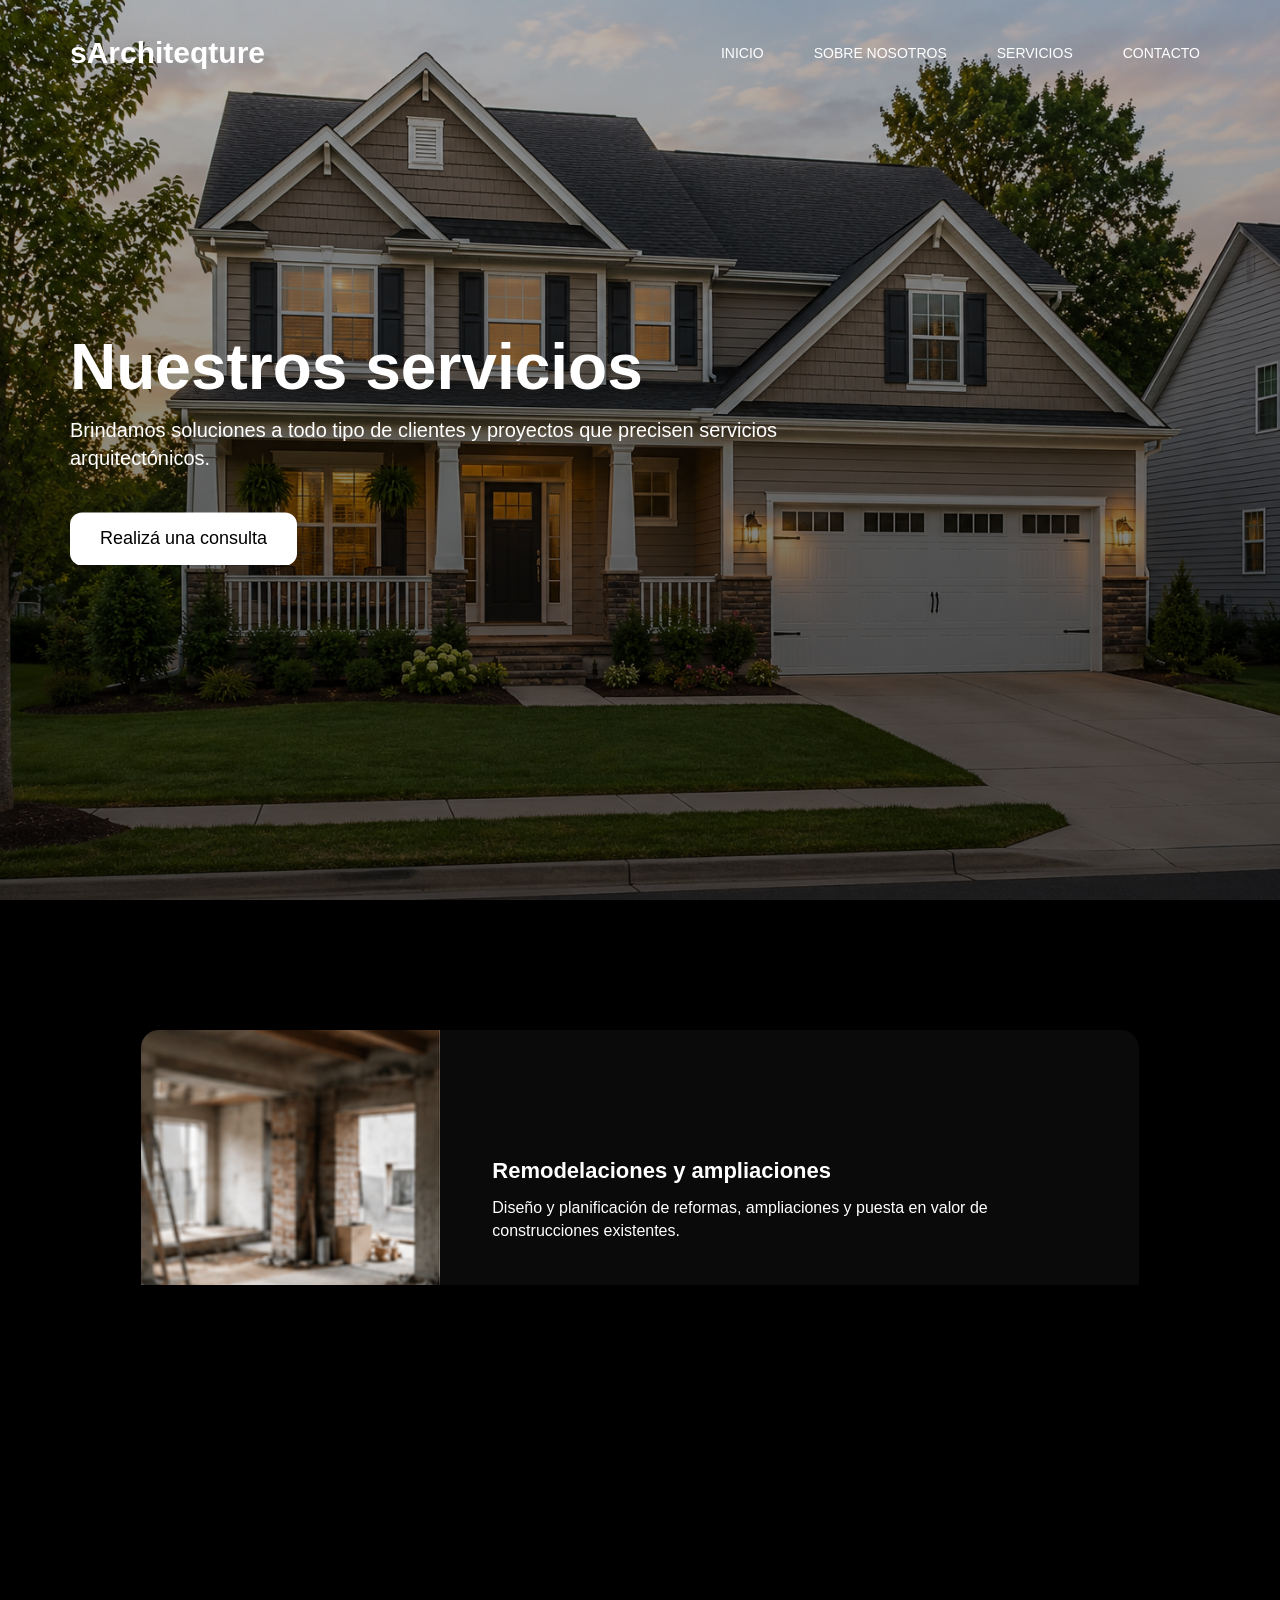
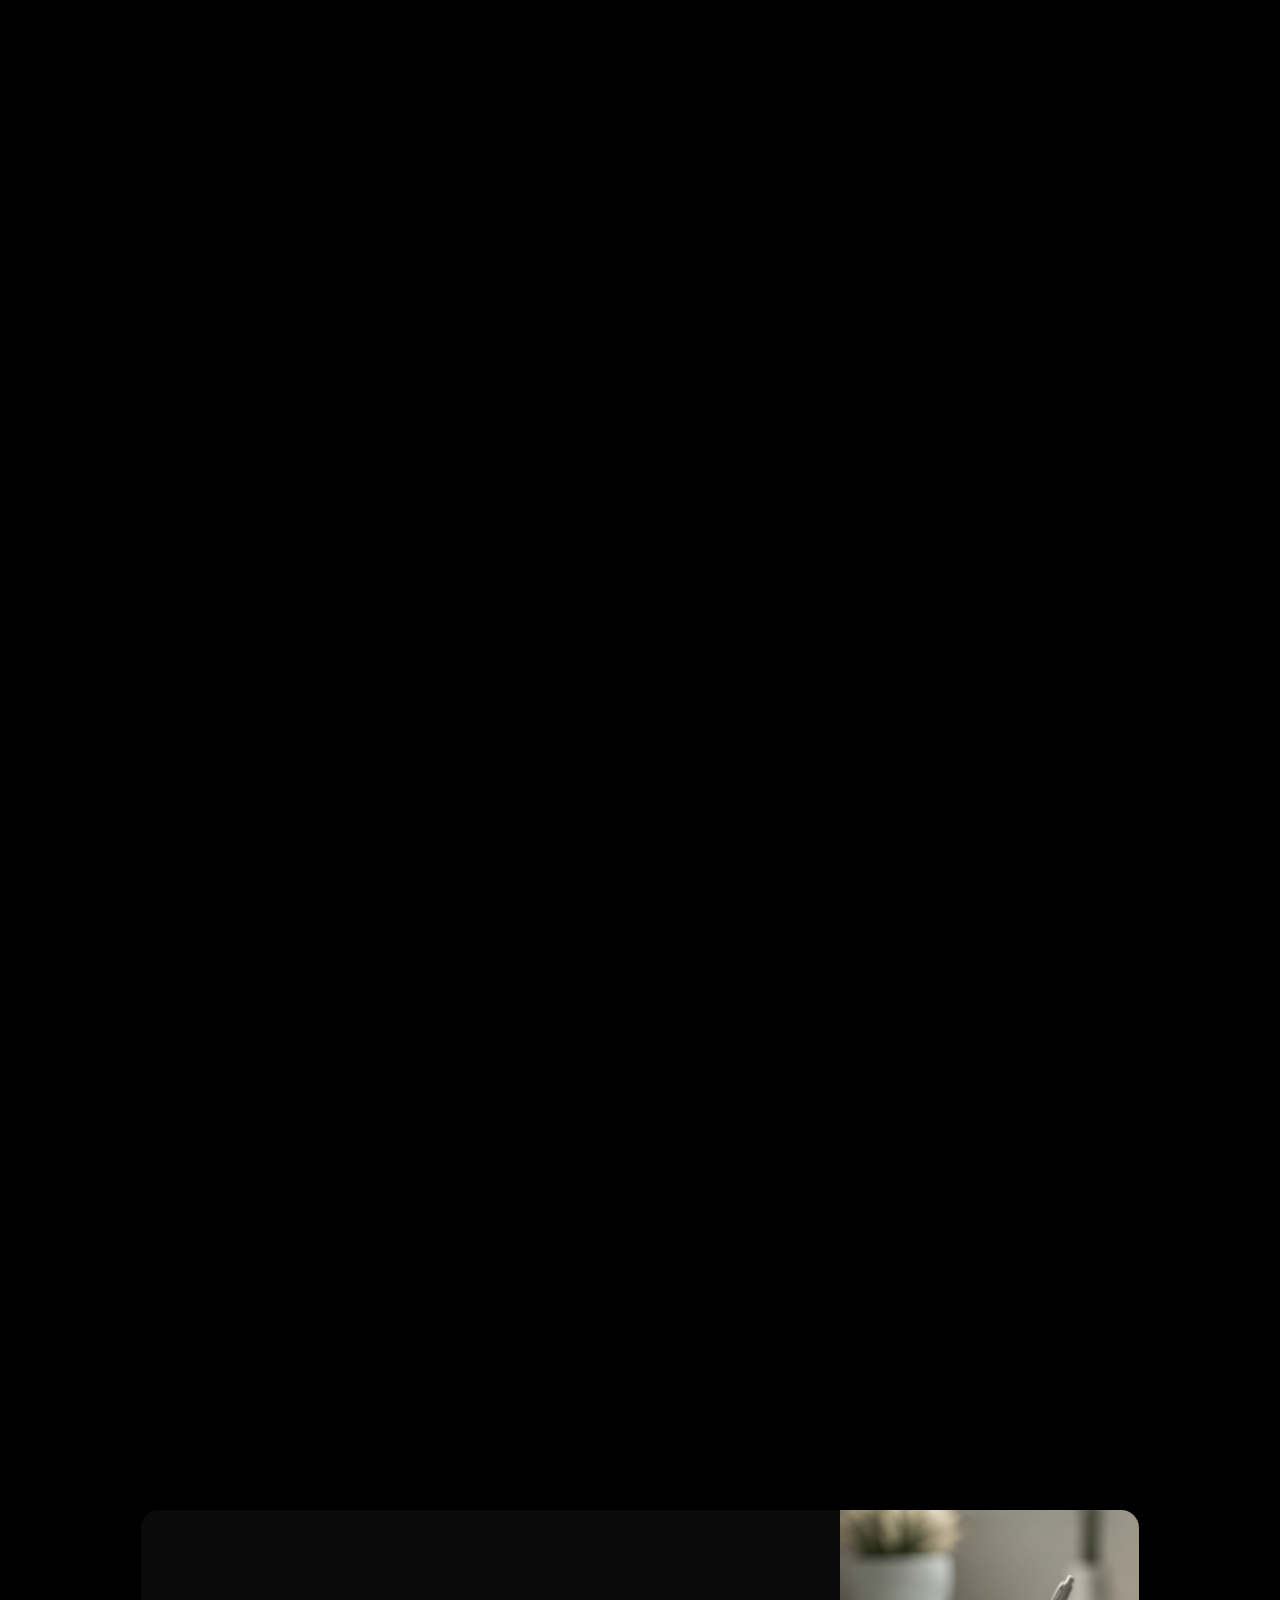
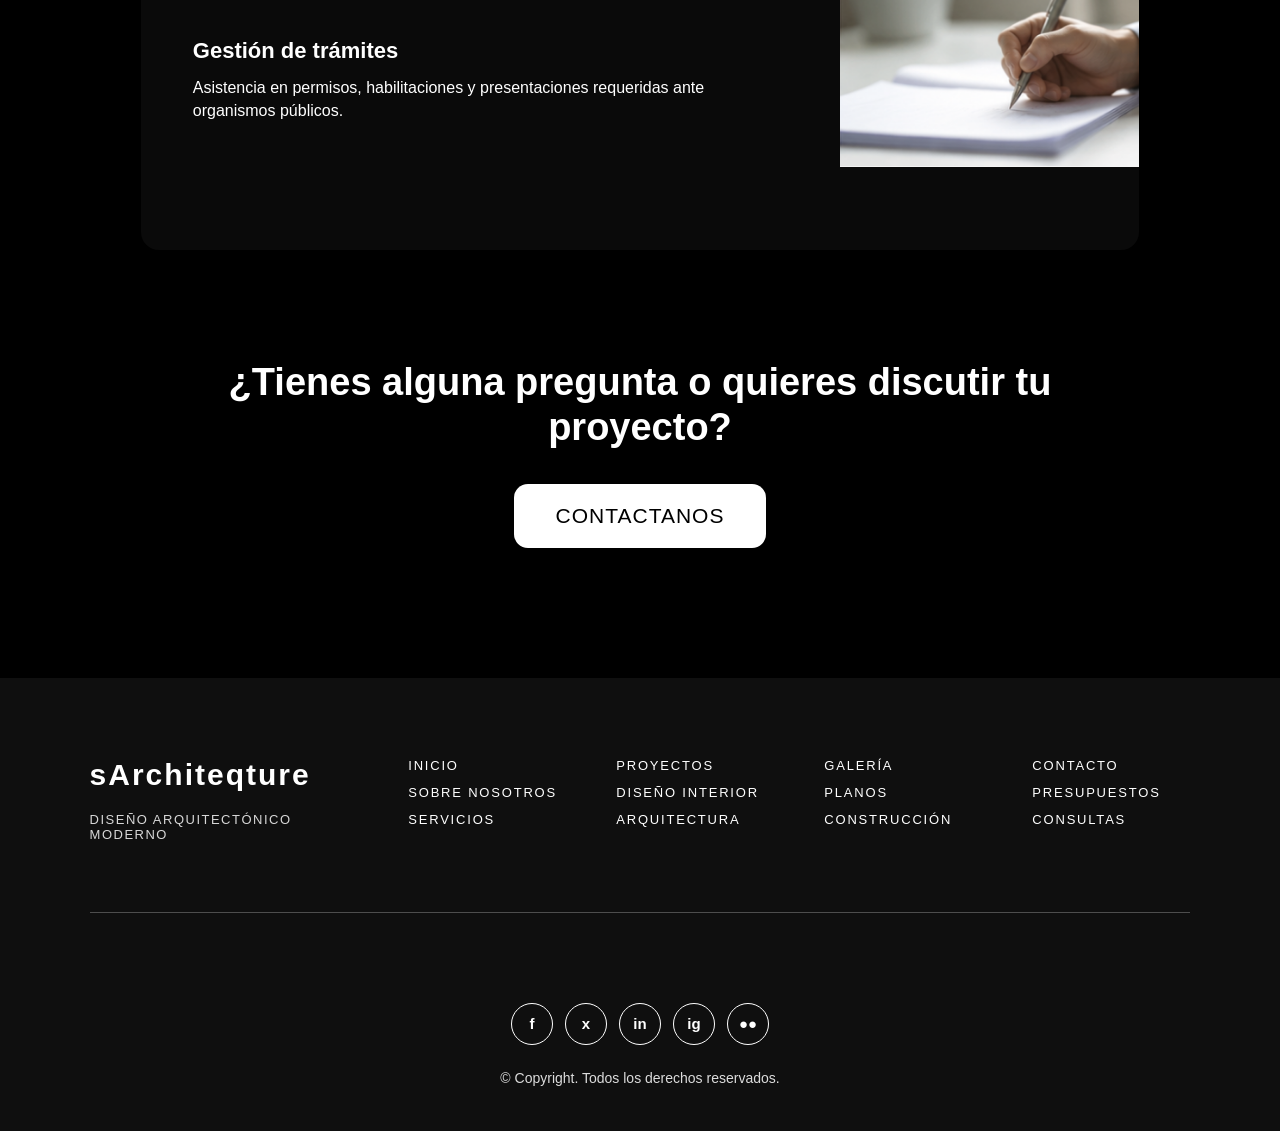
<file: frontEnd/servicios.html>
<!DOCTYPE html>
<html lang="es">

<head>
    <meta charset="UTF-8">
    <meta name="viewport" content="width=device-width, initial-scale=1.0">
    <title>sArchiteqture</title>
    <link rel="stylesheet" href="style-servicios.css">
</head>

<body>

    <header>
        <div class="logo">
            <a href="index.html">sArchiteqture</a>
        </div>

        <div class="hamburger">
            <span></span>
            <span></span>
            <span></span>
        </div>

        <nav class="botones">
            <a href="index.html">Inicio</a>
            <a href="index.html#sobre-nosotros">Sobre Nosotros</a>
            <a href="servicios.html">Servicios</a>
            <a href="contacto.html">Contacto</a>
        </nav>
    </header>

    <section id="hero">
        <div class="hero-content">
            <h1>Nuestros servicios</h1>
            <p>Brindamos soluciones a todo tipo de clientes y proyectos que precisen servicios arquitectónicos.</p>

            <div class="hero-buttons">
                <a href="contacto.html" class="btn">Realizá una consulta</a>
            </div>
        </div>
    </section>

    <section id="servicios">
        <div class="servicios-grid">
            <article class="servicio-card">
                <div class="servicio-imagen">
                    <img src="../servicios-imagenes/remodelaciones.png" alt="Remodelaciones y ampliaciones">
                </div>
                <div class="servicio-contenido">
                    <h2>Remodelaciones y ampliaciones</h2>
                    <p>Diseño y planificación de reformas, ampliaciones y puesta en valor de construcciones existentes.</p>
                </div>
            </article>

            <article class="servicio-card">
                <div class="servicio-imagen">
                    <img src="../servicios-imagenes/obra.png" alt="Dirección de obra">
                </div>
                <div class="servicio-contenido">
                    <h2>Dirección de obra</h2>
                    <p>Supervisión y coordinación de la ejecución del proyecto para asegurar que la construcción se realice según los planos, plazos y estándares establecidos.</p>
                </div>
            </article>

            <article class="servicio-card">
                <div class="servicio-imagen">
                    <img src="../servicios-imagenes/interiores.png" alt="Diseño de interiores">
                </div>
                <div class="servicio-contenido">
                    <h2>Diseño de interiores</h2>
                    <p>Propuesta y planificación de espacios interiores, incluyendo distribución, materiales, iluminación y mobiliario.</p>
                </div>
            </article>

            <article class="servicio-card">
                <div class="servicio-imagen">
                    <img src="../servicios-imagenes/modelo.png" alt="Modelado y visualización 3D">
                </div>
                <div class="servicio-contenido">
                    <h2>Modelado y visualización 3D</h2>
                    <p>Creación de renders e imágenes realistas que permiten visualizar el proyecto antes de su construcción.</p>
                </div>
            </article>

            <article class="servicio-card">
                <div class="servicio-imagen">
                    <img src="../servicios-imagenes/asesoramiento.png" alt="Asesoramiento y consultoría">
                </div>
                <div class="servicio-contenido">
                    <h2>Asesoramiento y consultoría</h2>
                    <p>Evaluación de terrenos, factibilidad de proyectos, optimización de espacios y orientación técnica para la toma de decisiones.</p>
                </div>
            </article>

            <article class="servicio-card">
                <div class="servicio-imagen">
                    <img src="../servicios-imagenes/tramites.png" alt="Gestión de trámites">
                </div>
                <div class="servicio-contenido">
                    <h2>Gestión de trámites</h2>
                    <p>Asistencia en permisos, habilitaciones y presentaciones requeridas ante organismos públicos.</p>
                </div>
            </article>
        </div>

        <div class="servicios-cta">
            <h2>¿Tienes alguna pregunta o quieres discutir tu proyecto?</h2>
            <a href="contacto.html" class="servicios-btn">Contactanos</a>
        </div>
    </section>

    <footer class="footer">
        <div class="footer-contenedor">

            <div class="footer-col marca">
                <h2>sArchiteqture</h2>
                <p>Diseño arquitectónico moderno</p>
            </div>

            <div class="footer-col">
                <a href="index.html">Inicio</a>
                <a href="index.html#sobre-nosotros">Sobre nosotros</a>
                <a href="servicios.html">Servicios</a>
            </div>

            <div class="footer-col">
                <a href="#">Proyectos</a>
                <a href="#">Diseño interior</a>
                <a href="#">Arquitectura</a>
            </div>

            <div class="footer-col">
                <a href="#">Galería</a>
                <a href="#">Planos</a>
                <a href="#">Construcción</a>
            </div>

            <div class="footer-col">
                <a href="contacto.html">Contacto</a>
                <a href="#">Presupuestos</a>
                <a href="#">Consultas</a>
            </div>

        </div>

        <div class="footer-linea"></div>

        <div class="footer-redes">
            <a href="#">f</a>
            <a href="#">x</a>
            <a href="#">in</a>
            <a href="#">ig</a>
            <a href="#">●●</a>
        </div>

        <p class="footer-copy">© Copyright. Todos los derechos reservados.</p>
    </footer>

    <script src="../backEnd/script.js"></script>

</body>

</html>
</file>
<file: frontEnd/style.css>
* {
    margin: 0;
    padding: 0;
    box-sizing: border-box;
}

body {
    font-family: Arial, sans-serif;
}

/* ANIMACIONES */

@keyframes fadeDown {
    from {
        opacity: 0;
        transform: translateY(-35px);
    }
    to {
        opacity: 1;
        transform: translateY(0);
    }
}

@keyframes fadeUp {
    from {
        opacity: 0;
        transform: translateY(35px);
    }
    to {
        opacity: 1;
        transform: translateY(0);
    }
}

@keyframes fadeLeft {
    from {
        opacity: 0;
        transform: translateX(-45px);
    }
    to {
        opacity: 1;
        transform: translateX(0);
    }
}

@keyframes heroZoom {
    from {
        transform: scale(1.08);
    }
    to {
        transform: scale(1);
    }
}

/* HEADER */

header {
    position: fixed;
    top: 0;
    left: 0;
    width: 100%;

    display: flex;
    justify-content: space-between;
    align-items: center;

    padding: 35px 70px;
    z-index: 1000;

    animation: fadeDown 1s ease forwards;
    transition: background-color 0.4s ease, padding 0.4s ease, backdrop-filter 0.4s ease;
}

header.scrolled {
    background-color: rgba(0, 0, 0, 0.55);
    backdrop-filter: blur(15px);
    padding: 22px 70px;
}

/* LOGO */
.logo a {
    display: inline-block;
    color: white;
    font-size: 30px;
    font-weight: bold;
    text-decoration: none;
    transition: opacity 0.4s ease, letter-spacing 0.4s ease, transform 0.4s ease;
}

.logo a:hover {
    opacity: 0.7;
    letter-spacing: 2px;
    transform: scale(1.05);
}

/* BOTÓN HAMBURGUESA (Oculto en Escritorio) */
.hamburger {
    display: none;
}


/* BOTONES HEADER */

.botones {
    display: flex;
    align-items: center;
    gap: 30px;
    text-decoration: none;
}

.botones a {
    display: inline-block;
    text-decoration: none;
    color: white;
    border-radius: 5px;
    padding: 10px;
    transition: opacity 0.5s ease, transform 0.5s ease;
    font-size: 14px;
    text-transform: uppercase;
    position: relative;
}

.botones a::after {
    content: "";
    position: absolute;
    left: 10px;
    bottom: 3px;
    width: 0;
    height: 2px;
    background-color: white;
    transition: width 0.4s ease;
}

.botones a:hover {
    transform: translateY(-3px);
    opacity: 0.8;
}

.botones a:hover::after {
    width: calc(100% - 20px);
}

/* HERO */

#hero {
    min-height: 100vh;
    width: 100%;
    position: relative;
    color: white;
    overflow: hidden;
    background-color: black;
}

#hero::before {
    content: "";
    position: absolute;
    inset: 0;

    background-image: linear-gradient(
        rgba(0, 0, 0, 0.25),
        rgba(0, 0, 0, 0.65)
    ), url("images/hero.png");

    background-size: cover;
    background-position: center;
    background-repeat: no-repeat;

    animation: heroZoom 2s ease forwards;
    z-index: 1;
}

/* TEXTO PRINCIPAL */
.hero-content {
    position: absolute;
    top: 50%;
    left: 70px;
    transform: translateY(-50%);
    max-width: 850px;
    z-index: 2;
}

.hero-content h1 {
    font-size: 64px;
    line-height: 1.05;
    font-weight: 700;
    margin-bottom: 15px;

    opacity: 0;
    animation: fadeLeft 1s ease forwards;
    animation-delay: 0.4s;
}

.hero-content p {
    font-size: 20px;
    line-height: 1.4;
    max-width: 820px;
    margin-bottom: 25px;

    opacity: 0;
    animation: fadeLeft 1s ease forwards;
    animation-delay: 0.7s;
}

/* BOTONES HERO */
.hero-buttons {
    margin-top: 40px;
    display: flex;
    gap: 15px;

    opacity: 0;
    animation: fadeUp 1s ease forwards;
    animation-delay: 1s;
}

.hero-btn {
    display: inline-block;
    text-decoration: none;
    padding: 16px 30px;
    border-radius: 12px;
    font-size: 18px;
    overflow: hidden;
    position: relative;
    transition: transform 0.4s ease,
                background-color 0.4s ease,
                box-shadow 0.4s ease,
                color 0.4s ease;
}

.hero-btn::before {
    content: "";
    position: absolute;
    top: 0;
    left: -120%;
    width: 100%;
    height: 100%;
    background: linear-gradient(
        90deg,
        transparent,
        rgba(255,255,255,.3),
        transparent
    );
    transition: 1s;
}

.hero-btn:hover::before {
    left: 120%;
}

.hero-btn-outline {
    background-color: transparent;
    border: 2px solid white;
    color: white;
}

.hero-btn-outline:hover {
    transform: translateY(-5px) scale(1.03);
    background-color: white;
    color: black;
    box-shadow: 0 15px 35px rgba(0, 0, 0, 0.35);
}

.hero-btn-solid {
    background-color: white;
    border: 2px solid white;
    color: black;
}

.hero-btn-solid:hover {
    transform: translateY(-5px) scale(1.03);
    background-color: #f0f0f0;
    color: black;
    box-shadow: 0 15px 35px rgba(0, 0, 0, 0.35);
}

/* PARTE INFERIOR HERO */
.hero-bottom {
    position: absolute;
    right: 70px;
    bottom: 40px;
    z-index: 2;
}

.stats {
    display: flex;
    gap: 60px;
    text-align: center;
}

.stats div {
    min-width: 120px;
    opacity: 0;
    animation: fadeUp 1s ease forwards;
    transition: transform .5s ease;
}

.stats div:nth-child(1) { animation-delay: 1.2s; }
.stats div:nth-child(2) { animation-delay: 1.4s; }
.stats div:nth-child(3) { animation-delay: 1.6s; }

.stats h2 {
    font-size: 42px;
    line-height: 1;
    font-weight: 700;
    margin-bottom: 8px;
    transition: transform .5s ease;
}

.stats span {
    font-size: 16px;
}

.stats div:hover h2 {
    transform: scale(1.15);
}

.stats div:hover {
    transform: translateY(-8px);
}

/* CARDS */

.cardcontainer {
    display: flex;
    justify-content: center;
    align-items: stretch;
    margin: 60px 30px;
    height: 450px;
    flex-wrap: nowrap;
    opacity: 0;
    animation: fadeUp 1.2s ease forwards;
    gap: 30px;
    padding: 50px 50px;
    

}

.carda {
    flex: 1;
    height: 100%;
    display: flex;
    flex-direction: column-reverse;
    align-items: center;
    justify-content: flex-start;
    padding: 20px;
    border-radius: 20px;
    background-size: cover;
    background-position: center;
    overflow: hidden;
    cursor: pointer;
    position: relative;
    animation: fadeScale 1.3s ease forwards;
    transition: flex 1.4s cubic-bezier(0.22, 1, 0.36, 1), filter 1.4s ease;
}

.carda:nth-child(1) { animation-delay: 0.2s; }
.carda:nth-child(2) { animation-delay: 0.4s; }
.carda:nth-child(3) { animation-delay: 0.6s; }
.carda:nth-child(4) { animation-delay: 0.8s; }

.carda::before {
    content: "";
    position: absolute;
    inset: 0;
    background: linear-gradient(to top, rgba(0,0,0,0.7), rgba(0,0,0,0.05));
    z-index: 1;
    transition: opacity 0.8s ease;
}

.cardcontainer:hover .carda {
    flex: 0.8;
    filter: brightness(0.5);
}

.cardcontainer .carda:hover {
    flex: 4;
    filter: brightness(1);
}

.carda:hover::before {
    opacity: 0.4;
}

.carda:hover {
    animation: floatCard 3s ease-in-out infinite;
}

#c1 { background-image: url("images/casa1.png"); }
#c2 { background-image: url("images/casa2.png"); }
#c3 { background-image: url("images/casa3.png"); }
#c4 { background-image: url("images/casa4.png"); }

.cardctexto {
    color: white;
    font-size: 24px;
    font-weight: bold;
    text-align: center;
    margin-bottom: 20px;
    position: relative;
    z-index: 2;
    transition: transform 0.8s ease;
}

.carda:hover .cardctexto {
    transform: scale(1.1);
}

/* SOBRE NOSOTROS */
.sobrenosotros-contenedor {
    position: relative;
    display: flex;
    flex-direction: row;
    justify-content: space-between;
    align-items: center;
    gap: 30px;
    padding: 80px 70px;
    min-height: 520px;
    background-image: linear-gradient(rgba(0, 0, 0, 0.25), rgba(0, 0, 0, 0.65)), url("images/about.png");
    background-size: cover;
    background-position: center;
    background-attachment: fixed;
    overflow: hidden;
    opacity: 0;
    transform: translateY(60px);
    animation: sobreEntrada 1.2s ease forwards;
}

.sobrenosotros-contenedor::before {
    content: "";
    position: absolute;
    inset: 0;
    background: linear-gradient(120deg, rgba(0, 0, 0, 0.75), rgba(0, 0, 0, 0.35), rgba(0, 0, 0, 0.8));
    z-index: 1;
    opacity: 0;
    animation: fondoSobre 1.4s ease forwards;
    animation-delay: 0.3s;
}

.sobrenosotros-texto {
    position: relative;
    z-index: 3;
    max-width: 700px;
    margin: 0 auto;
    color: white;
    font-size: 18px;
    line-height: 1.6;
    padding: 20px;
    text-align: center;
    opacity: 0;
    transform: translateY(40px);
    animation: textoSobreEntrada 1s ease forwards;
    animation-delay: 0.6s;
}

.sobrenosotros-texto h2 {
    font-size: 48px;
    margin-bottom: 25px;
    letter-spacing: 2px;
    opacity: 0;
    transform: translateY(25px);
    animation: textoSobreEntrada 0.9s ease forwards;
    animation-delay: 0.8s;
}

.sobrenosotros-texto p {
    opacity: 0;
    transform: translateY(25px);
    animation: textoSobreEntrada 0.9s ease forwards;
    animation-delay: 1s;
    transition: transform .5s ease;
}

.sobrenosotros-contenedor:hover .sobrenosotros-texto {
    transform: translateY(-6px);
    box-shadow: 0 25px 60px rgba(0, 0, 0, 0.45);
    transition: transform 0.5s ease, box-shadow 0.5s ease;
}

.sobrenosotros-contenedor:hover p {
    transform: translateY(-4px);
}

@keyframes sobreEntrada {
    from { opacity: 0; transform: translateY(60px); filter: blur(6px); }
    to { opacity: 1; transform: translateY(0); filter: blur(0); }
}
@keyframes fondoSobre {
    from { opacity: 0; }
    to { opacity: 1; }
}
@keyframes textoSobreEntrada {
    from { opacity: 0; transform: translateY(40px); }
    to { opacity: 1; transform: translateY(0); }
}

/* FOOTER */

.footer {
    background-color: #0f0f0f;
    color: white;
    padding: 80px 7% 45px;
    font-family: Arial, sans-serif;
    opacity: 0;
    animation: footerUp 1.2s ease forwards;
}

.footer-contenedor {
    display: grid;
    grid-template-columns: 1.7fr repeat(4, 1fr);
    gap: 50px;
    align-items: start;
}

.footer-col {
    display: flex;
    flex-direction: column;
    gap: 12px;
    opacity: 0;
    animation: fadeUp 1s ease forwards;
}

.footer-col:nth-child(1) { animation-delay: .2s; }
.footer-col:nth-child(2) { animation-delay: .4s; }
.footer-col:nth-child(3) { animation-delay: .6s; }
.footer-col:nth-child(4) { animation-delay: .8s; }
.footer-col:nth-child(5) { animation-delay: 1s; }

.footer-col a {
    color: white;
    text-decoration: none;
    font-size: 13px;
    letter-spacing: 1.8px;
    text-transform: uppercase;
    transition: opacity 0.3s ease, transform 0.3s ease;
}

.footer-col a:hover {
    opacity: 0.6;
    transform: translateX(4px);
}

.marca h2 {
    font-size: 30px;
    letter-spacing: 2px;
    margin-bottom: 8px;
}

.marca p {
    font-size: 13px;
    letter-spacing: 1.5px;
    text-transform: uppercase;
    color: #d8d8d8;
}

.footer-linea {
    width: 100%;
    height: 1px;
    background-color: #777;
    margin: 70px 0 90px;
    opacity: 0.6;
    transform: scaleX(0);
    transform-origin: center;
    animation: lineaFooter 1.5s ease forwards;
    animation-delay: .8s;
}

@keyframes lineaFooter {
    to { transform: scaleX(1); }
}

.footer-redes {
    display: flex;
    justify-content: center;
    align-items: center;
    gap: 12px;
    margin-bottom: 25px;
}

.footer-redes a {
    width: 42px;
    height: 42px;
    border: 1px solid white;
    border-radius: 50%;
    display: flex;
    justify-content: center;
    align-items: center;
    color: white;
    text-decoration: none;
    font-size: 15px;
    font-weight: bold;
    transition: background-color 0.3s ease, color 0.3s ease, transform 0.3s ease;
}

.footer-redes a:hover {
    background-color: white;
    color: black;
    transform: translateY(-4px);
}

.footer-copy {
    text-align: center;
    color: #dcdcdc;
    font-size: 14px;
    opacity: 0;
    animation: fadeUp 1s ease forwards;
    animation-delay: 1.4s;
}

/* EXTRA ANIMATIONS */
@keyframes fadeScale { from { opacity: 0; transform: scale(0.9); } to { opacity: 1; transform: scale(1); } }
@keyframes floatCard { 0%, 100% { transform: translateY(0); } 50% { transform: translateY(-8px); } }
@keyframes footerUp { from { opacity: 0; transform: translateY(60px); } to { opacity: 1; transform: translateY(0); } }

html {
    scroll-behavior: smooth;
}

/* ===================================== */
/* TABLETS (1024px) */
/* ===================================== */

@media (max-width: 1024px) {
    header { padding: 25px 40px; }
    header.scrolled { padding: 18px 40px; }
    .hero-content { left: 40px; max-width: 700px; }
    .hero-content h1 { font-size: 50px; }
    .hero-content p { font-size: 18px; }
    .hero-bottom { right: 40px; }
    .stats { gap: 30px; }
    .sobrenosotros-contenedor { padding: 60px 40px; }
    .cardcontainer { height: 380px; }
    .footer-contenedor { grid-template-columns: repeat(2, 1fr); gap: 35px; }
    .marca { grid-column: span 2; }
}

/* ===================================== */
/* RESPONSIVE FOOTER EXTRA (900px) */
/* ===================================== */

@media (max-width: 900px) {
    .footer-contenedor { grid-template-columns: repeat(2, 1fr); gap: 35px; }
    .marca { grid-column: span 2; }
}

/* ===================================== */
/* CELULARES (768px) */
/* ===================================== */

@media (max-width: 768px) {
    header {
        padding: 15px 25px;
        display: flex;
        flex-direction: row;
        justify-content: space-between;
        align-items: center;
    }

    header.scrolled {
        padding: 12px 25px;
    }

    .logo a {
        font-size: 24px;
    }

    .hamburger {
        display: flex !important;
        flex-direction: column;
        justify-content: space-between;
        width: 30px;
        height: 20px;
        cursor: pointer;
        z-index: 1100;
    }

    .hamburger span {
        display: block;
        width: 100%;
        height: 3px;
        background-color: #ffffff;
        border-radius: 3px;
        transition: all 0.3s ease-in-out;
    }

    /* Animación Hamburguesa -> X */
    .hamburger.active span:nth-child(1) { transform: translateY(8.5px) rotate(45deg); }
    .hamburger.active span:nth-child(2) { opacity: 0; transform: translateX(-10px); }
    .hamburger.active span:nth-child(3) { transform: translateY(-8.5px) rotate(-45deg); }

    /* Transformación del Menú Desplegable */
    .botones {
        position: absolute;
        top: 100%;
        left: -100%;
        flex-direction: column;
        background-color: rgba(15, 15, 15, 0.98);
        backdrop-filter: blur(15px);
        width: 100%;
        text-align: center;
        padding: 40px 0;
        gap: 25px;
        transition: left 0.4s cubic-bezier(0.25, 1, 0.5, 1);
        box-shadow: 0 15px 20px rgba(0,0,0,0.3);
    }

    .botones.active {
        left: 0;
    }

    .botones a {
        font-size: 16px;
        padding: 10px;
        width: 80%;
    }

    /* Ajuste Estructural del Hero */
    #hero {
        display: flex;
        flex-direction: column;
        justify-content: center;
        padding-top: 130px;
        min-height: 100vh;
    }

    .hero-content {
        position: relative;
        top: auto;
        left: auto;
        transform: none;
        padding: 0 24px;
        text-align: center;
        margin: 0 auto;
        max-width: 100%;
    }

    .hero-content h1 {
        font-size: 40px;
    }

    .hero-content p {
        font-size: 17px;
        margin: 0 auto 30px auto;
    }

    .hero-buttons {
        flex-direction: column;
        width: 100%;
        gap: 15px;
    }

    .hero-btn {
        text-align: center;
        width: 100%;
    }

    .hero-bottom {
        position: relative;
        right: auto;
        bottom: auto;
        margin-top: 50px;
        padding-bottom: 40px;
    }

    .stats {
        justify-content: center;
        flex-wrap: wrap;
        gap: 25px;
    }

    .stats h2 {
        font-size: 34px;
    }

    /* Secciones Intermedias */
    .sobrenosotros-contenedor {
        padding: 60px 25px;
        min-height: auto;
        background-attachment: scroll; /* Desactivado en móvil por rendimiento */
    }

    .sobrenosotros-texto h2 {
        font-size: 34px;
    }

    .cardcontainer {
        flex-direction: column;
        height: auto;
        margin: 40px 20px;
        gap: 16px;
    }

    .carda {
        height: 260px;
        min-height: 260px;
    }

    /* Desactivar efectos hover pesados en táctil */
    .cardcontainer:hover .carda,
    .cardcontainer .carda:hover {
        flex: 1;
        filter: brightness(1);
    }
    
    .carda:hover {
        animation: none;
    }
}

/* ===================================== */
/* CELULARES PEQUEÑOS (480px) */
/* ===================================== */

@media (max-width: 480px) {
    .hero-content h1 {
        font-size: 32px;
        line-height: 1.2;
    }

    .hero-content p {
        font-size: 15px;
    }

    .hero-btn {
        padding: 14px 20px;
        font-size: 16px;
    }

    .stats {
        flex-direction: column;
        gap: 20px;
    }

    .stats h2 {
        font-size: 28px;
    }

    .sobrenosotros-texto {
        font-size: 16px;
    }

    .sobrenosotros-texto h2 {
        font-size: 28px;
    }

    .carda {
        height: 220px;
        min-height: 220px;
    }

    .footer {
        padding: 60px 20px 35px;
    }

    .footer-contenedor {
        grid-template-columns: 1fr;
        text-align: center;
    }

    .marca {
        grid-column: span 1;
    }

    .footer-col {
        align-items: center;
    }

    .footer-linea {
        margin: 40px 0;
    }
}

.sobrenosotros-texto{
    color: white;
    font-size: 18px;
    line-height: 1.6;
    padding: 20px;
    text-align: center;
}

.sobrenosotros-contenedor{
    display: flex;
    flex-direction: row;
    justify-content: space-between;
    gap: 30px;
    padding: 80px 70px;
    background-image: linear-gradient(
        rgba(0, 0, 0, 0.25),
        rgba(0, 0, 0, 0.65)
    ), url("images/about.png");
    background-size: cover;
    background-position: center;
}

/* SOBRE NOSOTROS - ANIMACIÓN */

.sobrenosotros-contenedor {
    margin-top: 20px;
    position: relative;
    min-height: 520px;
    align-items: center;
    overflow: hidden;

    opacity: 0;
    transform: translateY(60px);
    animation: sobreEntrada 1.2s ease forwards;
}

/* Capa oscura animada encima de la imagen */
.sobrenosotros-contenedor::before {
    content: "";
    position: absolute;
    inset: 0;
    background: linear-gradient(
        120deg,
        rgba(0, 0, 0, 0.75),
        rgba(0, 0, 0, 0.35),
        rgba(0, 0, 0, 0.8)
    );
    z-index: 1;
    opacity: 0;
    animation: fondoSobre 1.4s ease forwards;
    animation-delay: 0.3s;
}

/* Texto */
.sobrenosotros-texto {
    position: relative;
    z-index: 3;

    max-width: 700px;
    margin: 0 auto;

    opacity: 0;
    transform: translateY(40px);
    animation: textoSobreEntrada 1s ease forwards;
    animation-delay: 0.6s;

   
}

/* Si tenés h1 o h2 dentro de sobre nosotros */
.sobrenosotros-texto h1,
.sobrenosotros-texto h2 {
    opacity: 0;
    transform: translateY(25px);
    animation: textoSobreEntrada 0.9s ease forwards;
    animation-delay: 0.8s;
}

/* Párrafos */
.sobrenosotros-texto p {
    opacity: 0;
    transform: translateY(25px);
    animation: textoSobreEntrada 0.9s ease forwards;
    animation-delay: 1s;
}

/* Hover suave */
.sobrenosotros-contenedor:hover .sobrenosotros-texto {
    transform: translateY(-6px);
    box-shadow: 0 25px 60px rgba(0, 0, 0, 0.45);
    transition: transform 0.5s ease, box-shadow 0.5s ease;
}

/* KEYFRAMES SOBRE NOSOTROS */

@keyframes sobreEntrada {
    from {
        opacity: 0;
        transform: translateY(60px);
        filter: blur(6px);
    }

    to {
        opacity: 1;
        transform: translateY(0);
        filter: blur(0);
    }
}

@keyframes fondoSobre {
    from {
        opacity: 0;
    }

    to {
        opacity: 1;
    }
}

@keyframes textoSobreEntrada {
    from {
        opacity: 0;
        transform: translateY(40px);
    }

    to {
        opacity: 1;
        transform: translateY(0);
    }
}
#testimonios{
    display:flex;
    flex-direction:column;
    justify-content:center;
    align-items:center;
    padding: 50px 70px;
    overflow: hidden;
}
#testimonios h1{
    font-size: 50px;
    font-family: 'Franklin Gothic Medium', 'Arial Narrow', Arial, sans-serif;
   
}
#testimonios .cardcontainer{
    width: 100%;
    max-width: 980px;
    height: auto;
    margin: 30px auto 0;
    padding: 20px 0;
    display: flex;
    flex-wrap: wrap;
    justify-content: center;
    align-items: stretch;
    gap: 28px;
}
.cardtestim{
    width: min(100%, 280px);
    min-height: 100%;
    background: linear-gradient(135deg,  #eeeeee, #d7d7d7);
    border-radius: 15px;
    display:flex;
    flex-direction:column;
    justify-content:center;
    align-items:center;
    padding: 10px;
    gap:10px;
    transition: 0.2s;
    box-shadow: rgba(60, 64, 67, 0.3) 0px 1px 2px 0px, rgba(60, 64, 67, 0.15) 0px 2px 6px 2px;
 
}
.recuadrotxt{
    width: 100%;
    border-radius:15px;
    background-color: #f3f3f3;
    box-sizing:border-box;
    padding:10px;
    text-align: center;
    color: #111111;
}
.cardtestim img{
    width: min(75%, 170px);
    margin:10px 0;
    border-radius: 50%;
    aspect-ratio: 1/1;
    object-fit: cover;
    box-shadow: rgba(17, 17, 26, 0.1) 0px 4px 16px, rgba(17, 17, 26, 0.1) 0px 8px 24px, rgba(17, 17, 26, 0.1) 0px 16px 56px;
}
.cardtestim p{
    text-align:center;
    font-family:Cambria, Cochin, Georgia, Times, 'Times New Roman', serif;
    font-size: 20px;

}
.cardtestim:hover{
    box-shadow: rgba(0, 0, 0, 0.25) 0px 14px 28px, rgba(0, 0, 0, 0.22) 0px 10px 10px;
    transition: 0.4s;
    translate: 0px -15px 0px;
    scale: 1.02;
}
.cuentaregr{
    display:flex;
    justify-content:center;
    align-items:center;
    background-image: linear-gradient(
        rgba(0, 0, 0, 0.75),
        rgba(0, 0, 0, 0.35),
        rgba(0, 0, 0, 0.8)
    ), url("images/casa2.png");
    color: white;
    font-size: 35px;
    padding: 40px 0;
    font-family: 'Franklin Gothic Medium', 'Arial Narrow', Arial, sans-serif;
}
.cuentaregr-contenedor{
    display:flex;
    flex-direction:column;
    justify-content:center;
    align-items:center;
    gap: 20px;
    margin:10px;
    text-align: center;
}
#contador{
    font-size: 48px;
    font-weight: bold;
    color:#ffffff
}
#fstar{
    width: 90%;
   
    display:flex;
    justify-content:center;
}

#fstar img {
    width: 100%;
    height: 100%;
    object-fit: contain;
}

@media (max-width: 768px) {
    #testimonios {
        padding: 42px 24px;
    }

    #testimonios h1 {
        font-size: 38px;
        text-align: center;
    }

    #testimonios .cardcontainer {
        margin-top: 22px;
        padding: 10px 0;
        gap: 22px;
    }

    .cardtestim {
        width: min(100%, 340px);
    }

    .cardtestim:hover {
        translate: 0 0 0;
        scale: 1;
    }
}

@media (max-width: 480px) {
    #testimonios {
        padding: 36px 16px;
    }

    #testimonios h1 {
        font-size: 32px;
    }


    .cardtestim {
        width: 100%;
        padding: 12px;
    }

    .cardtestim img {
        width: 140px;
    }

    .cardtestim p {
        font-size: 17px;
    }
}
</file>
<file: style-servicios.css>
* {
    margin: 0;
    padding: 0;
    box-sizing: border-box;
}

body {
    font-family: Arial, sans-serif;
}

/* ============================= */
/* ANIMACIONES */
/* ============================= */

@keyframes fadeDown {
    from {
        opacity: 0;
        transform: translateY(-35px);
    }
    to {
        opacity: 1;
        transform: translateY(0);
    }
}

@keyframes fadeUp {
    from {
        opacity: 0;
        transform: translateY(35px);
    }
    to {
        opacity: 1;
        transform: translateY(0);
    }
}

@keyframes fadeLeft {
    from {
        opacity: 0;
        transform: translateX(-45px);
    }
    to {
        opacity: 1;
        transform: translateX(0);
    }
}

@keyframes heroZoom {
    from {
        transform: scale(1.08);
    }
    to {
        transform: scale(1);
    }
}

/* ============================= */
/* HEADER */
/* ============================= */

header {
    position: fixed;
    top: 0;
    left: 0;
    width: 100%;

    display: flex;
    justify-content: space-between;
    align-items: center;

    padding: 35px 70px;
    z-index: 1000;

    animation: fadeDown 1s ease forwards;
    transition: background-color 0.4s ease, padding 0.4s ease, backdrop-filter 0.4s ease;
}


/* Clase opcional para JS al hacer scroll */
header.scrolled {
    background-color: rgba(0, 0, 0, 0.55);
    backdrop-filter: blur(15px);
    padding: 22px 70px;
}

/* LOGO */

.logo a {
    color: white;
    font-size: 30px;
    font-weight: bold;
    text-decoration: none;
    transition: opacity 0.4s ease, letter-spacing 0.4s ease;
}

.logo a:hover {
    opacity: 0.7;
    letter-spacing: 2px;
}

/* ============================= */
/* BOTONES HEADER */
/* ============================= */

.botones {
    display: flex;
    align-items: center;
    gap: 30px;
    text-decoration: none;
}

.botones a {
    display: inline-block;
    text-decoration: none;
    color: white;
    border-radius: 5px;
    padding: 10px;
    transition: opacity 0.5s ease, transform 0.5s ease;
    font-size: 14px;
    text-transform: uppercase;
    position: relative;
}

.botones a::after {
    content: "";
    position: absolute;
    left: 10px;
    bottom: 3px;
    width: 0;
    height: 2px;
    background-color: white;
    transition: width 0.4s ease;
}

.botones a:hover {
    transform: translateY(-3px);
    opacity: 0.8;
}

.botones a:hover::after {
    width: calc(100% - 20px);
}

/* ============================= */
/* HERO */
/* ============================= */

#hero {
    min-height: 100vh;
    width: 100%;
    position: relative;

    color: white;
    overflow: hidden;
    background-color: black;
}

#hero::before {
    content: "";
    position: absolute;
    inset: 0;

    background-image: linear-gradient(
        rgba(0, 0, 0, 0.25),
        rgba(0, 0, 0, 0.65)
    ), url("casa3.png");

    background-size: cover;
    background-position: center;
    background-repeat: no-repeat;

    animation: heroZoom 2s ease forwards;
    z-index: 1;
}

/* ============================= */
/* TEXTO PRINCIPAL */
/* ============================= */

.hero-content {
    position: absolute;
    top: 50%;
    left: 70px;
    transform: translateY(-50%);
    max-width: 850px;
    z-index: 2;
}

.hero-content h1 {
    font-size: 64px;
    line-height: 1.05;
    font-weight: 700;
    margin-bottom: 15px;

    opacity: 0;
    animation: fadeLeft 1s ease forwards;
    animation-delay: 0.4s;
}

.hero-content p {
    font-size: 20px;
    line-height: 1.4;
    max-width: 820px;
    margin-bottom: 25px;

    opacity: 0;
    animation: fadeLeft 1s ease forwards;
    animation-delay: 0.7s;
}

/* ============================= */
/* BOTONES HERO */
/* ============================= */

.hero-buttons {
    margin-top: 40px;
    display: flex;
    gap: 15px;

    opacity: 0;
    animation: fadeUp 1s ease forwards;
    animation-delay: 1s;
}

.btn {
    display: inline-block;
    text-decoration: none;
    background-color: white;
    color: black;
    padding: 16px 30px;
    border-radius: 12px;
    font-size: 18px;
    transition: transform 0.4s ease, background-color 0.4s ease, box-shadow 0.4s ease, color 0.4s ease;
}

.btn:hover {
    transform: translateY(-5px) scale(1.03);
    background-color: #f0f0f0;
    box-shadow: 0 15px 35px rgba(0, 0, 0, 0.35);
}

#transparente {
    background-color: transparent;
    border: 2px solid white;
    color: white;
}

#transparente:hover {
    background-color: white;
    color: black;
}

/* ============================= */
/* PARTE INFERIOR */
/* ============================= */

.hero-bottom {
    position: absolute;
    left: 750px;
    right: 70px;
    bottom: 15px;

    display: flex;
    justify-content: space-between;
    align-items: flex-end;

    z-index: 2;
}

/* ============================= */
/* ESTADÍSTICAS */
/* ============================= */

.stats {
    display: flex;
    gap: 60px;
    text-align: center;
    margin-bottom: 20px;
}

.stats div {
    min-width: 120px;

    opacity: 0;
    animation: fadeUp 1s ease forwards;
}

.stats div:nth-child(1) {
    animation-delay: 1.2s;
}

.stats div:nth-child(2) {
    animation-delay: 1.4s;
}

.stats div:nth-child(3) {
    animation-delay: 1.6s;
}

.stats h2 {
    font-size: 42px;
    line-height: 1;
    font-weight: 700;
    margin-bottom: 8px;
}

.stats span {
    font-size: 16px;
}

/* ============================= */
/* CARDS */
/* ============================= */

.cardcontainer {
    display: flex;
    flex-direction: row;
    justify-content: space-between;
    gap: 30px;
    padding: 80px 70px;

    
}

.card {
    display: flex;
    box-sizing: border-box;
    height: 350px;
    width: 300px;
    opacity: 100;
    border-radius: 10px;
    align-items: center;
    transition: opacity 0.8s ease, transform 0.8s ease, box-shadow 0.4s ease;
}
#c1{
    background-image: url("casa1.png");
    background-size: cover;
    background-position: center;
    
}
#c2{
    background-image: url("casa2.png");
    background-size: cover;
    background-position: center;
}
#c3{
    background-image: url("casa3.png");
    background-size: cover;
    background-position: center;
}
#c4{
    background-image: url("casa4.png");
    background-size: cover;
    background-position: center;

}.cardctexto{
    width: 90%;
    max-height: 100px;
    color: white;
    position: absolute;
    bottom: 20px;
    left: 50%
}


.card:hover {
    transform:  scale(1.01);
    transform: translateY(-15px);
    transition: opacity 0.8s ease, transform 0.8s ease, box-shadow 0.4s ease;
    box-shadow: 0 20px 40px rgba(0, 0, 0, 0.25);
}

/* ============================= */
/* FOOTER */
/* ============================= */

.footer {
    background-color: #0f0f0f;
    color: white;
    padding: 80px 7% 45px;
    font-family: Arial, sans-serif;
}

.footer-contenedor {
    display: grid;
    grid-template-columns: 1.7fr repeat(4, 1fr);
    gap: 50px;
    align-items: start;
}

.footer-col {
    display: flex;
    flex-direction: column;
    gap: 12px;
}

.footer-col a {
    color: white;
    text-decoration: none;
    font-size: 13px;
    letter-spacing: 1.8px;
    text-transform: uppercase;
    transition: opacity 0.3s ease, transform 0.3s ease;
}

.footer-col a:hover {
    opacity: 0.6;
    transform: translateX(4px);
}

.marca h2 {
    font-size: 30px;
    letter-spacing: 2px;
    margin-bottom: 8px;
}

.marca p {
    font-size: 13px;
    letter-spacing: 1.5px;
    text-transform: uppercase;
    color: #d8d8d8;
}

.footer-linea {
    width: 100%;
    height: 1px;
    background-color: #777;
    margin: 70px 0 90px;
    opacity: 0.6;
}

.footer-redes {
    display: flex;
    justify-content: center;
    align-items: center;
    gap: 12px;
    margin-bottom: 25px;
}

.footer-redes a {
    width: 42px;
    height: 42px;
    border: 1px solid white;
    border-radius: 50%;

    display: flex;
    justify-content: center;
    align-items: center;

    color: white;
    text-decoration: none;
    font-size: 15px;
    font-weight: bold;

    transition: background-color 0.3s ease, color 0.3s ease, transform 0.3s ease;
}

.footer-redes a:hover {
    background-color: white;
    color: black;
    transform: translateY(-4px);
}

.footer-copy {
    text-align: center;
    color: #dcdcdc;
    font-size: 14px;
}

/* ============================= */
/* RESPONSIVE FOOTER */
/* ============================= */

@media (max-width: 900px) {
    .footer-contenedor {
        grid-template-columns: repeat(2, 1fr);
        gap: 35px;
    }

    .marca {
        grid-column: span 2;
    }
}

@media (max-width: 600px) {
    .footer {
        padding: 60px 8% 35px;
    }

    .footer-contenedor {
        grid-template-columns: 1fr;
        text-align: center;
    }

    .marca {
        grid-column: span 1;
    }

    .footer-col {
        align-items: center;
    }

    .footer-linea {
        margin: 50px 0 60px;
    }
}

.sobrenosotros-texto{
    color: white;
    font-size: 18px;
    line-height: 1.6;
    padding: 20px;
    text-align: center;
}

.sobrenosotros-contenedor{
    display: flex;
    flex-direction: row;
    justify-content: space-between;
    gap: 30px;
    padding: 80px 70px;
    background-image: linear-gradient(
        rgba(0, 0, 0, 0.25),
        rgba(0, 0, 0, 0.65)
    ), url("about.png");
    background-size: cover;
    background-position: center;
}

/* ============================= */
/* SOBRE NOSOTROS - ANIMACIÓN */
/* ============================= */

.sobrenosotros-contenedor {
    position: relative;
    min-height: 520px;
    align-items: center;
    overflow: hidden;

    opacity: 0;
    transform: translateY(60px);
    animation: sobreEntrada 1.2s ease forwards;
}

/* Capa oscura animada encima de la imagen */
.sobrenosotros-contenedor::before {
    content: "";
    position: absolute;
    inset: 0;
    background: linear-gradient(
        120deg,
        rgba(0, 0, 0, 0.75),
        rgba(0, 0, 0, 0.35),
        rgba(0, 0, 0, 0.8)
    );
    z-index: 1;
    opacity: 0;
    animation: fondoSobre 1.4s ease forwards;
    animation-delay: 0.3s;
}

/* Pequeño brillo que pasa por la sección */
.sobrenosotros-contenedor::after {
    content: "";
    position: absolute;
    top: 0;
    left: -120%;
    width: 60%;
    height: 100%;
    background: linear-gradient(
        120deg,
        transparent,
        rgba(255, 255, 255, 0.08),
        transparent
    );
    z-index: 2;
    animation: brilloSobre 2.5s ease forwards;
    animation-delay: 0.8s;
}

/* Texto */
.sobrenosotros-texto {
    position: relative;
    z-index: 3;

    max-width: 700px;
    margin: 0 auto;

    opacity: 0;
    transform: translateY(40px);
    animation: textoSobreEntrada 1s ease forwards;
    animation-delay: 0.6s;

   
}

/* Si tenés h1 o h2 dentro de sobre nosotros */
.sobrenosotros-texto h1,
.sobrenosotros-texto h2 {
    opacity: 0;
    transform: translateY(25px);
    animation: textoSobreEntrada 0.9s ease forwards;
    animation-delay: 0.8s;
}

/* Párrafos */
.sobrenosotros-texto p {
    opacity: 0;
    transform: translateY(25px);
    animation: textoSobreEntrada 0.9s ease forwards;
    animation-delay: 1s;
}

/* Hover suave */
.sobrenosotros-contenedor:hover .sobrenosotros-texto {
    transform: translateY(-6px);
    box-shadow: 0 25px 60px rgba(0, 0, 0, 0.45);
    transition: transform 0.5s ease, box-shadow 0.5s ease;
}

/* ============================= */
/* KEYFRAMES SOBRE NOSOTROS */
/* ============================= */

@keyframes sobreEntrada {
    from {
        opacity: 0;
        transform: translateY(60px);
        filter: blur(6px);
    }

    to {
        opacity: 1;
        transform: translateY(0);
        filter: blur(0);
    }
}

@keyframes fondoSobre {
    from {
        opacity: 0;
    }

    to {
        opacity: 1;
    }
}

@keyframes textoSobreEntrada {
    from {
        opacity: 0;
        transform: translateY(40px);
    }

    to {
        opacity: 1;
        transform: translateY(0);
    }
}

@keyframes brilloSobre {
    from {
        left: -120%;
    }

    to {
        left: 140%;
    }
}

/* ============================= */
/* SERVICIOS */
/* ============================= */

#servicios {
    background-color: #000000;
    padding: 130px 11%;
}

.servicios-grid {
    display: flex;
    flex-direction: column;
    align-items: center;
    gap: 76px;
}

.servicio-card {
    background-color: rgb(10, 10, 10);
    color: white;
    border-radius: 18px;
    overflow: hidden;
    width: 75vw;
    height: 38vh;
    display: flex;
    flex-direction: row;
    opacity: 0;
    transform: translateY(35px);
    animation: fadeUp 1.35s ease forwards;
    transition: transform 0.45s ease, box-shadow 0.45s ease;
}

.servicio-card:nth-child(even) {
    flex-direction: row-reverse;
}

.servicio-card:hover {
    transform: translateY(-8px);
    box-shadow: 0 18px 38px rgba(255, 255, 255, 0.14);
}

.servicio-imagen {
    width: 30%;
    height: 100%;
    overflow: hidden;
    flex: 0 0 auto;
}

.servicio-imagen img {
    width: 100%;
    height: 100%;
    display: block;
    object-fit: cover;
    object-position: center;
}

.servicio-contenido {
    flex: 1;
    display: flex;
    flex-direction: column;
    justify-content: center;
    padding: 48px 52px;
}

.servicio-contenido h2 {
    margin-bottom: 12px;
    font-size: 22px;
    line-height: 1.2;
}

.servicio-contenido p {
    font-size: 16px;
    line-height: 1.45;
}

.servicios-cta {
    max-width: 850px;
    margin: 110px auto 0;
    text-align: center;
    opacity: 0;
    animation: fadeUp 1.35s ease forwards;
    animation-delay: 0.9s;
}

.servicios-cta h2 {
    color: white;
    font-size: 38px;
    line-height: 1.18;
    margin-bottom: 34px;
}

.servicios-btn {
    display: inline-block;
    text-decoration: none;
    background-color: white;
    color: black;
    padding: 20px 42px;
    border-radius: 14px;
    font-size: 21px;
    text-transform: uppercase;
    letter-spacing: 1px;
    transition: transform 0.4s ease, background-color 0.4s ease, box-shadow 0.4s ease;
}

.servicios-btn:hover {
    transform: translateY(-6px) scale(1.03);
    background-color: #f2f2f2;
    box-shadow: 0 18px 42px rgba(255, 255, 255, 0.14);
}

.servicio-card:nth-child(1) {
    animation-delay: 0.1s;
}

.servicio-card:nth-child(2) {
    animation-delay: 0.2s;
}

.servicio-card:nth-child(3) {
    animation-delay: 0.3s;
}

.servicio-card:nth-child(4) {
    animation-delay: 0.4s;
}

.servicio-card:nth-child(5) {
    animation-delay: 0.5s;
}

.servicio-card:nth-child(6) {
    animation-delay: 0.6s;
}

.servicio-card:nth-child(7) {
    animation-delay: 0.7s;
}

.servicio-card:nth-child(8) {
    animation-delay: 0.8s;
}

@media (max-width: 1100px) {
    .servicios-grid {
        gap: 56px;
    }

    .servicio-card {
        width: min(100%, 820px);
        height: 320px;
    }

    .servicio-contenido {
        padding: 40px;
    }
}

@media (max-width: 650px) {
    #servicios {
        padding: 70px 24px;
    }

    .servicios-grid {
        gap: 42px;
    }

    .servicio-card,
    .servicio-card:nth-child(even) {
        height: auto;
        min-height: 520px;
        flex-direction: column;
    }

    .servicio-imagen {
        width: 100%;
        height: 260px;
    }

    .servicio-contenido {
        padding: 34px 28px 38px;
    }

    .servicios-cta {
        margin-top: 76px;
    }

    .servicios-cta h2 {
        font-size: 30px;
    }

    .servicios-btn {
        width: 100%;
        padding: 18px 28px;
        font-size: 18px;
    }
}
</file>
<file: frontEnd/contacto.css>
* {
    margin: 0;
    padding: 0;
    box-sizing: border-box;
}

body {
    background-color: black;
    color: white;
    font-family: Arial, sans-serif;
    min-height: 100vh;
    margin-top: 90px;
    overflow-x: hidden;
}

/* HEADER */
header {
    position: fixed;
    top: 0;
    left: 0;
    width: 100%;
    padding: 25px 50px;
    z-index: 100;
}

.logo a {
    color: white;
    text-decoration: none;
    font-size: 26px;
    font-weight: bold;
}

/* MAIN */
main {
    min-height: 100vh;
    display: flex;
    justify-content: center;
    align-items: center;
}

/* CONTENEDOR GENERAL */
.contacto {
    width: 88%;
    max-width: 1200px;
    height: 680px;

    display: flex;
    background-color: #050505;
    border-radius: 24px;
    padding: 14px;
    overflow: hidden;
}

/* DIV DE LA IMAGEN */
.contacto > div:first-child {
    width: 55%;
    height: 100%;
}

/* IMAGEN */
.image {
    width: 100%;
    height: 100%;
    object-fit: cover;
    object-position: center;
    border-radius: 18px;
    display: block;
}

/* FORMULARIO */
.form {
    width: 45%;
    height: 100%;

    display: flex;
    flex-direction: column;
    justify-content: center;
    align-items: center;
    padding: 40px;
    padding-left: 0px;
    margin-left:20px;
}

.formulario-texto,
.formulario {
    width: 100%;
    max-width: 380px;
}

.formulario-texto h1 {
    font-size: 28px;
    font-weight: 400;
    margin-bottom: 15px;
}

.formulario-texto p {
    color: #9a9a9a;
    font-size: 14px;
    line-height: 1.5;
    margin-bottom: 25px;
}

form {
    display: flex;
    flex-direction: column;
    gap: 15px;
}

input,
textarea {
    width: 100%;
    background-color: #151515;
    border: 1px solid #242424;
    border-radius: 10px;
    color: white;
    padding: 14px;
    outline: none;
    font-size: 14px;
}

textarea {
    height: 120px;
    resize: none;
}

input:focus,
textarea:focus {
    border-color: #b9c5a5;
}

button {
    margin-top: 10px;
    padding: 14px;
    border: none;
    border-radius: 10px;
    background-color: white;
    color: black;
    cursor: pointer;
    font-size: 14px;
    transition: 0.3s ease;
}

button:hover {
    opacity: 0.85;
}

header {
    position: fixed;
    top: 0;
    left: 0;
    width: 100%;
    margin-bottom: 20px;

    display: flex;
    justify-content: space-between;
    align-items: center;

    padding: 35px 70px;
    z-index: 1000;

    animation: fadeDown 1s ease forwards;
    transition: background-color 0.4s ease, padding 0.4s ease, backdrop-filter 0.4s ease;
}

header.scrolled {
    background-color: rgba(0, 0, 0, 0.55);
    backdrop-filter: blur(15px);
    padding: 22px 70px;
}

/* BOTONES HEADER */

.botones {
    display: flex;
    align-items: center;
    gap: 30px;
    text-decoration: none;
}

.botones a {
    display: inline-block;
    text-decoration: none;
    color: white;
    border-radius: 5px;
    padding: 10px;
    transition: opacity 0.5s ease, transform 0.5s ease;
    font-size: 14px;
    text-transform: uppercase;
    position: relative;
}

.botones a::after {
    content: "";
    position: absolute;
    left: 10px;
    bottom: 3px;
    width: 0;
    height: 2px;
    background-color: white;
    transition: width 0.4s ease;
}

.botones a:hover {
    transform: translateY(-3px);
    opacity: 0.8;
}

.botones a:hover::after {
    width: calc(100% - 20px);
}
/* Ocultamos el botón en PC */
.hamburger {
    display: none;
    flex-direction: column;
    cursor: pointer;
    gap: 5px;
    z-index: 1001; /* Para que quede por encima del menú */
}

/* Las rayitas de la hamburguesa */
.hamburger span {
    width: 30px;
    height: 3px;
    background-color: white;
    border-radius: 5px;
    transition: all 0.3s ease;
}

/* Animación de la hamburguesa a "X"  */
.hamburger.active span:nth-child(1) {
    transform: translateY(8px) rotate(45deg);
}
.hamburger.active span:nth-child(2) {
    opacity: 0;
}
.hamburger.active span:nth-child(3) {
    transform: translateY(-8px) rotate(-45deg);
}

/* ============================= */
/* ANIMACIONES CONTACTO */
/* ============================= */

.contacto {
    opacity: 0;
    transform: translateY(40px) scale(0.98);
    animation: contactoEntrada 1s ease forwards;
    box-shadow: 0 25px 80px rgba(255, 255, 255, 0.06);
}

/* Imagen */
.contacto > div:first-child {
    overflow: hidden;
    border-radius: 18px;
}

.image {
    opacity: 0;
    transform: scale(1.08);
    animation: imagenEntrada 1.2s ease forwards;
    animation-delay: 0.25s;
    transition: transform 0.8s ease, filter 0.8s ease;
}

.contacto:hover .image {
    transform: scale(1.04);
    filter: brightness(0.85);
}

/* Texto formulario */
.formulario-texto h1 {
    opacity: 0;
    transform: translateY(25px);
    animation: subirSuave 0.8s ease forwards;
    animation-delay: 0.45s;
}

.formulario-texto p {
    opacity: 0;
    transform: translateY(25px);
    animation: subirSuave 0.8s ease forwards;
    animation-delay: 0.6s;
}

/* Formulario */
.formulario {
    opacity: 0;
    transform: translateY(25px);
    animation: subirSuave 0.8s ease forwards;
    animation-delay: 0.75s;
}

/* Inputs */
input,
textarea {
    transition: 
        border-color 0.3s ease,
        background-color 0.3s ease,
        transform 0.3s ease,
        box-shadow 0.3s ease;
}

input:hover,
textarea:hover {
    background-color: #1a1a1a;
    transform: translateY(-2px);
}

input:focus,
textarea:focus {
    border-color: white;
    background-color: #1c1c1c;
    box-shadow: 0 0 0 4px rgba(255, 255, 255, 0.08);
    transform: translateY(-2px);
}

/* Botón */
button {
    position: relative;
    overflow: hidden;
    transition: 
        transform 0.3s ease,
        box-shadow 0.3s ease,
        opacity 0.3s ease;
}

button:hover {
    opacity: 1;
    transform: translateY(-3px);
    box-shadow: 0 12px 35px rgba(255, 255, 255, 0.18);
}

button:active {
    transform: scale(0.97);
}

/* Brillo del botón */
button::before {
    content: "";
    position: absolute;
    top: 0;
    left: -100%;
    width: 80%;
    height: 100%;
    background: linear-gradient(
        120deg,
        transparent,
        rgba(255, 255, 255, 0.45),
        transparent
    );
    transition: left 0.6s ease;
}

button:hover::before {
    left: 120%;
}

/* Logo */
.logo a {
    display: inline-block;
    opacity: 0;
    transform: translateY(-15px);
    animation: logoEntrada 0.9s ease forwards;
    animation-delay: 0.2s;
    transition: opacity 0.3s ease, transform 0.3s ease;
}

.logo a:hover {
    opacity: 0.75;
    transform: translateY(-2px);
}

/* Botones header */
.botones a {
    opacity: 0;
    animation: menuEntrada 0.7s ease forwards;
}

.botones a:nth-child(1) {
    animation-delay: 0.25s;
}

.botones a:nth-child(2) {
    animation-delay: 0.35s;
}

.botones a:nth-child(3) {
    animation-delay: 0.45s;
}

.botones a:nth-child(4) {
    animation-delay: 0.55s;
}

/* ============================= */
/* KEYFRAMES */
/* ============================= */

@keyframes contactoEntrada {
    from {
        opacity: 0;
        transform: translateY(40px) scale(0.98);
    }

    to {
        opacity: 1;
        transform: translateY(0) scale(1);
    }
}

@keyframes imagenEntrada {
    from {
        opacity: 0;
        transform: scale(1.12);
        filter: blur(8px);
    }

    to {
        opacity: 1;
        transform: scale(1);
        filter: blur(0);
    }
}

@keyframes subirSuave {
    from {
        opacity: 0;
        transform: translateY(25px);
    }

    to {
        opacity: 1;
        transform: translateY(0);
    }
}

@keyframes logoEntrada {
    from {
        opacity: 0;
        transform: translateY(-15px);
    }

    to {
        opacity: 1;
        transform: translateY(0);
    }
}

@keyframes menuEntrada {
    from {
        opacity: 0;
        transform: translateY(-12px);
    }

    to {
        opacity: 1;
        transform: translateY(0);
    }
}

@keyframes fadeDown {
    from {
        opacity: 0;
        transform: translateY(-25px);
    }

    to {
        opacity: 1;
        transform: translateY(0);
    }
}

/* ============================= */
/* FOOTER */
/* ============================= */

.footer {
    background-color: #0f0f0f;
    color: white;
    padding: 80px 7% 45px;
    font-family: Arial, sans-serif;
}

.footer-contenedor {
    display: grid;
    grid-template-columns: 1.7fr repeat(4, 1fr);
    gap: 50px;
    align-items: start;
}

.footer-col {
    display: flex;
    flex-direction: column;
    gap: 12px;
}

.footer-col a {
    color: white;
    text-decoration: none;
    font-size: 13px;
    letter-spacing: 1.8px;
    text-transform: uppercase;
    transition: opacity 0.3s ease, transform 0.3s ease;
}

.footer-col a:hover {
    opacity: 0.6;
    transform: translateX(4px);
}

.marca h2 {
    font-size: 30px;
    letter-spacing: 2px;
    margin-bottom: 8px;
}

.marca p {
    font-size: 13px;
    letter-spacing: 1.5px;
    text-transform: uppercase;
    color: #d8d8d8;
}

.footer-linea {
    width: 100%;
    height: 1px;
    background-color: #777;
    margin: 70px 0 90px;
    opacity: 0.6;
}

.footer-redes {
    display: flex;
    justify-content: center;
    align-items: center;
    gap: 12px;
    margin-bottom: 25px;
}

.footer-redes a {
    width: 42px;
    height: 42px;
    border: 1px solid white;
    border-radius: 50%;

    display: flex;
    justify-content: center;
    align-items: center;

    color: white;
    text-decoration: none;
    font-size: 15px;
    font-weight: bold;

    transition: background-color 0.3s ease, color 0.3s ease, transform 0.3s ease;
}

.footer-redes a:hover {
    background-color: white;
    color: black;
    transform: translateY(-4px);
}

.footer-copy {
    text-align: center;
    color: #dcdcdc;
    font-size: 14px;
}

/* ============================= */
/* RESPONSIVE FOOTER */
/* ============================= */

@media (max-width: 900px) {
    .footer-contenedor {
        grid-template-columns: repeat(2, 1fr);
        gap: 35px;
    }

    .marca {
        grid-column: span 2;
    }
}

@media (max-width: 600px) {
    .footer {
        padding: 60px 8% 35px;
    }

    .footer-contenedor {
        grid-template-columns: 1fr;
        text-align: center;
    }

    .marca {
        grid-column: span 1;
    }

    .footer-col {
        align-items: center;
    }

    .footer-linea {
        margin: 50px 0 60px;
    }
}

@media (max-width: 1024px) {
    body {
        margin-top: 82px;
    }

    header {
        padding: 25px 40px;
    }

    header.scrolled {
        padding: 18px 40px;
    }

    .botones {
        gap: 18px;
    }

    .contacto {
        width: 92%;
        height: auto;
        min-height: 620px;
    }

    .form {
        padding: 34px;
        margin-left: 0;
    }
}

@media (max-width: 768px) {
    body {
        margin-top: 74px;
    }

    header {
        padding: 16px 24px;
        flex-direction: row;
        justify-content: space-between;
        align-items: center;
    }

    header.scrolled {
        padding: 14px 24px;
    }

    .logo a {
        font-size: 24px;
    }

    .hamburger {
        display: flex;
    }

    .botones {
        position: absolute;
        top: 100%;
        left: -100%;
        width: 100%;
        flex-direction: column;
        gap: 24px;
        padding: 36px 0;
        background-color: rgba(15, 15, 15, 0.98);
        backdrop-filter: blur(15px);
        text-align: center;
        box-shadow: 0 15px 20px rgba(0, 0, 0, 0.3);
        transition: left 0.4s cubic-bezier(0.25, 1, 0.5, 1);
    }

    .botones.active {
        left: 0;
    }

    .botones a {
        width: 80%;
        font-size: 16px;
    }

    main {
        min-height: auto;
        padding: 28px 0 70px;
        align-items: flex-start;
    }

    .contacto {
        flex-direction: column;
        width: calc(100% - 32px);
        min-height: 0;
        padding: 12px;
        border-radius: 18px;
    }

    .contacto > div:first-child {
        width: 100%;
        height: 280px;
    }

    .image {
        border-radius: 14px;
    }

    .form {
        width: 100%;
        height: auto;
        padding: 32px 18px 22px;
    }

    .formulario-texto,
    .formulario {
        max-width: 100%;
    }

    .formulario-texto h1 {
        font-size: 26px;
    }
}

@media (max-width: 480px) {
    body {
        margin-top: 66px;
    }

    header,
    header.scrolled {
        padding: 14px 18px;
    }

    .logo a {
        font-size: 21px;
    }

    main {
        padding: 20px 0 52px;
    }

    .contacto {
        width: calc(100% - 24px);
        padding: 10px;
        border-radius: 16px;
    }

    .contacto > div:first-child {
        height: 210px;
    }

    .form {
        padding: 26px 10px 16px;
    }

    .formulario-texto h1 {
        font-size: 24px;
    }

    .formulario-texto p,
    input,
    textarea,
    button {
        font-size: 14px;
    }

    input,
    textarea,
    button {
        border-radius: 9px;
        padding: 13px;
    }

    textarea {
        height: 110px;
    }
}
</file>
<file: frontEnd/style-servicios.css>
* {
    margin: 0;
    padding: 0;
    box-sizing: border-box;
}

body {
    font-family: Arial, sans-serif;
    background-color: #000000;
    overflow-x: hidden;
}

/* ANIMACIONES */

@keyframes fadeDown {
    from {
        opacity: 0;
        transform: translateY(-35px);
    }
    to {
        opacity: 1;
        transform: translateY(0);
    }
}

@keyframes fadeUp {
    from {
        opacity: 0;
        transform: translateY(35px);
    }
    to {
        opacity: 1;
        transform: translateY(0);
    }
}

@keyframes fadeLeft {
    from {
        opacity: 0;
        transform: translateX(-45px);
    }
    to {
        opacity: 1;
        transform: translateX(0);
    }
}

@keyframes heroZoom {
    from {
        transform: scale(1.08);
    }
    to {
        transform: scale(1);
    }
}

/* HEADER */

header {
    position: fixed;
    top: 0;
    left: 0;
    width: 100%;

    display: flex;
    justify-content: space-between;
    align-items: center;

    padding: 35px 70px;
    z-index: 1000;

    animation: fadeDown 1s ease forwards;
    transition: background-color 0.4s ease, padding 0.4s ease, backdrop-filter 0.4s ease;

}


/* Clase opcional para JS al hacer scroll */
header.scrolled {
    background-color: rgba(0, 0, 0, 0.55);
    backdrop-filter: blur(15px);
    padding: 22px 70px;
}

/* LOGO */

.logo a {
    display: inline-block;
    color: white;
    font-size: 30px;
    font-weight: bold;
    text-decoration: none;
    transition: opacity 0.4s ease, letter-spacing 0.4s ease;
}

.logo a:hover {
    opacity: 0.7;
    letter-spacing: 2px;
}

.hamburger {
    display: none;
}

/* BOTONES HEADER */

.botones {
    display: flex;
    align-items: center;
    gap: 30px;
    text-decoration: none;
}

.botones a {
    display: inline-block;
    text-decoration: none;
    color: white;
    border-radius: 5px;
    padding: 10px;
    transition: opacity 0.5s ease, transform 0.5s ease;
    font-size: 14px;
    text-transform: uppercase;
    position: relative;
}

.botones a::after {
    content: "";
    position: absolute;
    left: 10px;
    bottom: 3px;
    width: 0;
    height: 2px;
    background-color: white;
    transition: width 0.4s ease;
}

.botones a:hover {
    transform: translateY(-3px);
    opacity: 0.8;
}

.botones a:hover::after {
    width: calc(100% - 20px);
}

/* HERO */

#hero {
    min-height: 100vh;
    width: 100%;
    position: relative;

    color: white;
    overflow: hidden;
    background-color: black;
}

#hero::before {
    content: "";
    position: absolute;
    inset: 0;

    background-image: linear-gradient(
        rgba(0, 0, 0, 0.25),
        rgba(0, 0, 0, 0.65)
    ), url("images/casa3.png");

    background-size: cover;
    background-position: center;
    background-repeat: no-repeat;

    animation: heroZoom 2s ease forwards;
    z-index: 1;
}

/* TEXTO PRINCIPAL */


.hero-content {
    position: absolute;
    top: 50%;
    left: 70px;
    transform: translateY(-50%);
    max-width: 850px;
    z-index: 2;
}

.hero-content h1 {
    font-size: 64px;
    line-height: 1.05;
    font-weight: 700;
    margin-bottom: 15px;

    opacity: 0;
    animation: fadeLeft 1s ease forwards;
    animation-delay: 0.4s;
}

.hero-content p {
    font-size: 20px;
    line-height: 1.4;
    max-width: 820px;
    margin-bottom: 25px;

    opacity: 0;
    animation: fadeLeft 1s ease forwards;
    animation-delay: 0.7s;
}

/* BOTONES HERO */

.hero-buttons {
    margin-top: 40px;
    display: flex;
    gap: 15px;

    opacity: 0;
    animation: fadeUp 1s ease forwards;
    animation-delay: 1s;
}

.btn {
    display: inline-block;
    text-decoration: none;
    background-color: white;
    color: black;
    padding: 16px 30px;
    border-radius: 12px;
    font-size: 18px;
    transition: transform 0.4s ease, background-color 0.4s ease, box-shadow 0.4s ease, color 0.4s ease;
}

.btn:hover {
    transform: translateY(-5px) scale(1.03);
    background-color: #f0f0f0;
    box-shadow: 0 15px 35px rgba(0, 0, 0, 0.35);
}

#transparente {
    background-color: transparent;
    border: 2px solid white;
    color: white;
}

#transparente:hover {
    background-color: white;
    color: black;
}

/* ============================= */
/* PARTE INFERIOR */
/* ============================= */

.hero-bottom {
    position: absolute;
    left: 750px;
    right: 70px;
    bottom: 15px;

    display: flex;
    justify-content: space-between;
    align-items: flex-end;

    z-index: 2;
}

/* ESTADÍSTICAS */


.stats {
    display: flex;
    gap: 60px;
    text-align: center;
    margin-bottom: 20px;
}

.stats div {
    min-width: 120px;

    opacity: 0;
    animation: fadeUp 1s ease forwards;
}

.stats div:nth-child(1) {
    animation-delay: 1.2s;
}

.stats div:nth-child(2) {
    animation-delay: 1.4s;
}

.stats div:nth-child(3) {
    animation-delay: 1.6s;
}

.stats h2 {
    font-size: 42px;
    line-height: 1;
    font-weight: 700;
    margin-bottom: 8px;
}

.stats span {
    font-size: 16px;
}

/* ============================= */
/* CARDS */
/* ============================= */

.cardcontainer {
    display: flex;
    flex-direction: row;
    justify-content: space-between;
    gap: 30px;
    padding: 80px 70px;

    
}

.card {
    display: flex;
    box-sizing: border-box;
    height: 350px;
    width: 300px;
    opacity: 100;
    border-radius: 10px;
    align-items: center;
    transition: opacity 0.8s ease, transform 0.8s ease, box-shadow 0.4s ease;
}
#c1{
    background-image: url("images/casa1.png");
    background-size: cover;
    background-position: center;
    
}
#c2{
    background-image: url("images/casa2.png");
    background-size: cover;
    background-position: center;
}
#c3{
    background-image: url("images/casa3.png");
    background-size: cover;
    background-position: center;
}
#c4{
    background-image: url("images/casa4.png");
    background-size: cover;
    background-position: center;

}.cardctexto{
    width: 90%;
    max-height: 100px;
    color: white;
    position: absolute;
    bottom: 20px;
    left: 50%
}


.card:hover {
    transform:  scale(1.01);
    transform: translateY(-15px);
    transition: opacity 0.8s ease, transform 0.8s ease, box-shadow 0.4s ease;
    box-shadow: 0 20px 40px rgba(0, 0, 0, 0.25);
}

/* FOOTER */

.footer {
    background-color: #0f0f0f;
    color: white;
    padding: 80px 7% 45px;
    font-family: Arial, sans-serif;
}

.footer-contenedor {
    display: grid;
    grid-template-columns: 1.7fr repeat(4, 1fr);
    gap: 50px;
    align-items: start;
}

.footer-col {
    display: flex;
    flex-direction: column;
    gap: 12px;
}

.footer-col a {
    color: white;
    text-decoration: none;
    font-size: 13px;
    letter-spacing: 1.8px;
    text-transform: uppercase;
    transition: opacity 0.3s ease, transform 0.3s ease;
}

.footer-col a:hover {
    opacity: 0.6;
    transform: translateX(4px);
}

.marca h2 {
    font-size: 30px;
    letter-spacing: 2px;
    margin-bottom: 8px;
}

.marca p {
    font-size: 13px;
    letter-spacing: 1.5px;
    text-transform: uppercase;
    color: #d8d8d8;
}

.footer-linea {
    width: 100%;
    height: 1px;
    background-color: #777;
    margin: 70px 0 90px;
    opacity: 0.6;
}

.footer-redes {
    display: flex;
    justify-content: center;
    align-items: center;
    gap: 12px;
    margin-bottom: 25px;
}

.footer-redes a {
    width: 42px;
    height: 42px;
    border: 1px solid white;
    border-radius: 50%;

    display: flex;
    justify-content: center;
    align-items: center;

    color: white;
    text-decoration: none;
    font-size: 15px;
    font-weight: bold;

    transition: background-color 0.3s ease, color 0.3s ease, transform 0.3s ease;
}

.footer-redes a:hover {
    background-color: white;
    color: black;
    transform: translateY(-4px);
}

.footer-copy {
    text-align: center;
    color: #dcdcdc;
    font-size: 14px;
}


/* RESPONSIVE FOOTER */

@media (max-width: 900px) {
    .footer-contenedor {
        grid-template-columns: repeat(2, 1fr);
        gap: 35px;
    }

    .marca {
        grid-column: span 2;
    }
}

@media (max-width: 600px) {
    .footer {
        padding: 60px 8% 35px;
    }

    .footer-contenedor {
        grid-template-columns: 1fr;
        text-align: center;
    }

    .marca {
        grid-column: span 1;
    }

    .footer-col {
        align-items: center;
    }

    .footer-linea {
        margin: 50px 0 60px;
    }
    header{
        flex-direction: column;
    }
    .botones{
        flex-direction: column;
    }
}

.sobrenosotros-texto{
    color: white;
    font-size: 18px;
    line-height: 1.6;
    padding: 20px;
    text-align: center;
}

.sobrenosotros-contenedor{
    display: flex;
    flex-direction: row;
    justify-content: space-between;
    gap: 30px;
    padding: 80px 70px;
    background-image: linear-gradient(
        rgba(0, 0, 0, 0.25),
        rgba(0, 0, 0, 0.65)
    ), url("images/about.png");
    background-size: cover;
    background-position: center;
}

/* SOBRE NOSOTROS - ANIMACIÓN */

.sobrenosotros-contenedor {
    position: relative;
    min-height: 520px;
    align-items: center;
    overflow: hidden;

    opacity: 0;
    transform: translateY(60px);
    animation: sobreEntrada 1.2s ease forwards;
}

/* Capa oscura animada encima de la imagen */
.sobrenosotros-contenedor::before {
    content: "";
    position: absolute;
    inset: 0;
    background: linear-gradient(
        120deg,
        rgba(0, 0, 0, 0.75),
        rgba(0, 0, 0, 0.35),
        rgba(0, 0, 0, 0.8)
    );
    z-index: 1;
    opacity: 0;
    animation: fondoSobre 1.4s ease forwards;
    animation-delay: 0.3s;
}
;

/* Texto */
.sobrenosotros-texto {
    position: relative;
    z-index: 3;

    max-width: 700px;
    margin: 0 auto;

    opacity: 0;
    transform: translateY(40px);
    animation: textoSobreEntrada 1s ease forwards;
    animation-delay: 0.6s;

   
}

/* Si tenés h1 o h2 dentro de sobre nosotros */
.sobrenosotros-texto h1,
.sobrenosotros-texto h2 {
    opacity: 0;
    transform: translateY(25px);
    animation: textoSobreEntrada 0.9s ease forwards;
    animation-delay: 0.8s;
}

/* Párrafos */
.sobrenosotros-texto p {
    opacity: 0;
    transform: translateY(25px);
    animation: textoSobreEntrada 0.9s ease forwards;
    animation-delay: 1s;
}

/* Hover suave */
.sobrenosotros-contenedor:hover .sobrenosotros-texto {
    transform: translateY(-6px);
    box-shadow: 0 25px 60px rgba(0, 0, 0, 0.45);
    transition: transform 0.5s ease, box-shadow 0.5s ease;
}

/* KEYFRAMES SOBRE NOSOTROS */

@keyframes sobreEntrada {
    from {
        opacity: 0;
        transform: translateY(60px);
        filter: blur(6px);
    }

    to {
        opacity: 1;
        transform: translateY(0);
        filter: blur(0);
    }
}

@keyframes fondoSobre {
    from {
        opacity: 0;
    }

    to {
        opacity: 1;
    }
}

@keyframes textoSobreEntrada {
    from {
        opacity: 0;
        transform: translateY(40px);
    }

    to {
        opacity: 1;
        transform: translateY(0);
    }
}

@keyframes brilloSobre {
    from {
        left: -120%;
    }

    to {
        left: 140%;
    }
}

/* SERVICIOS */

#servicios {
    background-color: #000000;
    padding: 130px 11%;
}

.servicios-grid {
    display: flex;
    flex-direction: column;
    align-items: center;
    gap: 76px;
}

.servicio-card {
    background-color: rgb(10, 10, 10);
    color: white;
    border-radius: 18px;
    overflow: hidden;
    width: min(100%, 1080px);
    min-height: 340px;
    display: flex;
    flex-direction: row;
    opacity: 0;
    transform: translateY(35px);
    animation: fadeUp 1.35s ease forwards;
    transition: transform 0.45s ease, box-shadow 0.45s ease;
}

.servicio-card:nth-child(even) {
    flex-direction: row-reverse;
}

.servicio-card:hover {
    transform: translateY(-8px);
    box-shadow: 0 18px 38px rgba(255, 255, 255, 0.14);
}

.servicio-imagen {
    width: 30%;
    height: 100%;
    overflow: hidden;
    flex: 0 0 auto;
}

.servicio-imagen img {
    width: 100%;
    height: 100%;
    display: block;
    object-fit: cover;
    object-position: center;
}

.servicio-contenido {
    flex: 1;
    display: flex;
    flex-direction: column;
    justify-content: center;
    padding: 48px 52px;
}

.servicio-contenido h2 {
    margin-bottom: 12px;
    font-size: 22px;
    line-height: 1.2;
}

.servicio-contenido p {
    font-size: 16px;
    line-height: 1.45;
}

.servicios-cta {
    max-width: 850px;
    margin: 110px auto 0;
    text-align: center;
    opacity: 0;
    animation: fadeUp 1.35s ease forwards;
    animation-delay: 0.9s;
}

.servicios-cta h2 {
    color: white;
    font-size: 38px;
    line-height: 1.18;
    margin-bottom: 34px;
}

.servicios-btn {
    display: inline-block;
    text-decoration: none;
    background-color: white;
    color: black;
    padding: 20px 42px;
    border-radius: 14px;
    font-size: 21px;
    text-transform: uppercase;
    letter-spacing: 1px;
    transition: transform 0.4s ease, background-color 0.4s ease, box-shadow 0.4s ease;
}

.servicios-btn:hover {
    transform: translateY(-6px) scale(1.03);
    background-color: #f2f2f2;
    box-shadow: 0 18px 42px rgba(255, 255, 255, 0.14);
}

.servicio-card:nth-child(1) {
    animation-delay: 0.1s;
}

.servicio-card:nth-child(2) {
    animation-delay: 0.2s;
}

.servicio-card:nth-child(3) {
    animation-delay: 0.3s;
}

.servicio-card:nth-child(4) {
    animation-delay: 0.4s;
}

.servicio-card:nth-child(5) {
    animation-delay: 0.5s;
}

.servicio-card:nth-child(6) {
    animation-delay: 0.6s;
}

.servicio-card:nth-child(7) {
    animation-delay: 0.7s;
}

.servicio-card:nth-child(8) {
    animation-delay: 0.8s;
}

@media (max-width: 1100px) {
    header {
        padding: 28px 40px;
    }

    header.scrolled {
        padding: 18px 40px;
    }

    .botones {
        gap: 18px;
    }

    .hero-content {
        left: 40px;
        max-width: 720px;
    }

    .hero-content h1 {
        font-size: 52px;
    }

    .servicios-grid {
        gap: 56px;
    }

    .servicio-card {
        min-height: 320px;
    }

    .servicio-contenido {
        padding: 40px;
    }
}

@media (max-width: 768px) {
    header {
        padding: 16px 24px;
        flex-direction: row;
        justify-content: space-between;
        align-items: center;
    }

    header.scrolled {
        padding: 14px 24px;
    }

    .logo a {
        font-size: 24px;
    }

    .hamburger {
        display: flex;
        flex-direction: column;
        justify-content: space-between;
        width: 30px;
        height: 20px;
        cursor: pointer;
        z-index: 1100;
    }

    .hamburger span {
        display: block;
        width: 100%;
        height: 3px;
        background-color: #ffffff;
        border-radius: 3px;
        transition: all 0.3s ease-in-out;
    }

    .hamburger.active span:nth-child(1) {
        transform: translateY(8.5px) rotate(45deg);
    }

    .hamburger.active span:nth-child(2) {
        opacity: 0;
        transform: translateX(-10px);
    }

    .hamburger.active span:nth-child(3) {
        transform: translateY(-8.5px) rotate(-45deg);
    }

    .botones {
        position: absolute;
        top: 100%;
        left: -100%;
        width: 100%;
        flex-direction: column;
        gap: 24px;
        padding: 36px 0;
        background-color: rgba(15, 15, 15, 0.98);
        backdrop-filter: blur(15px);
        text-align: center;
        box-shadow: 0 15px 20px rgba(0, 0, 0, 0.3);
        transition: left 0.4s cubic-bezier(0.25, 1, 0.5, 1);
    }

    .botones.active {
        left: 0;
    }

    .botones a {
        width: 80%;
        font-size: 16px;
    }

    #hero {
        min-height: 82vh;
        display: flex;
        align-items: center;
        padding: 130px 24px 70px;
    }

    .hero-content {
        position: relative;
        top: auto;
        left: auto;
        transform: none;
        width: 100%;
        max-width: 620px;
        margin: 0 auto;
        text-align: center;
    }

    .hero-content h1 {
        font-size: 42px;
        line-height: 1.12;
    }

    .hero-content p {
        font-size: 17px;
        margin-left: auto;
        margin-right: auto;
    }

    .hero-buttons {
        justify-content: center;
    }
}

@media (max-width: 650px) {
    #servicios {
        padding: 70px 18px;
    }

    .servicios-grid {
        gap: 34px;
    }

    .servicio-card,
    .servicio-card:nth-child(even) {
        height: auto;
        min-height: 0;
        flex-direction: column;
        width: 100%;
        border-radius: 14px;
    }

    .servicio-imagen {
        width: 100%;
        height: auto;
        aspect-ratio: 16 / 10;
    }

    .servicio-contenido {
        padding: 28px 22px 32px;
    }

    .servicio-contenido h2 {
        font-size: 21px;
    }

    .servicio-contenido p {
        font-size: 15px;
    }

    .servicios-cta {
        margin-top: 76px;
    }

    .servicios-cta h2 {
        font-size: 30px;
    }

    .servicios-btn {
        width: 100%;
        padding: 18px 28px;
        font-size: 18px;
    }
}

@media (max-width: 480px) {
    header,
    header.scrolled {
        padding: 12px 14px;
    }

    .logo a {
        font-size: 21px;
    }

    #hero {
        min-height: 76vh;
        padding: 110px 18px 56px;
    }

    .hero-content h1 {
        font-size: 34px;
    }

    .hero-content p {
        font-size: 15px;
    }

    .btn {
        width: 100%;
        padding: 14px 20px;
        font-size: 16px;
        text-align: center;
    }

    .servicios-cta h2 {
        font-size: 25px;
    }

    .servicios-btn {
        padding: 16px 20px;
        font-size: 16px;
    }
}
</file>
